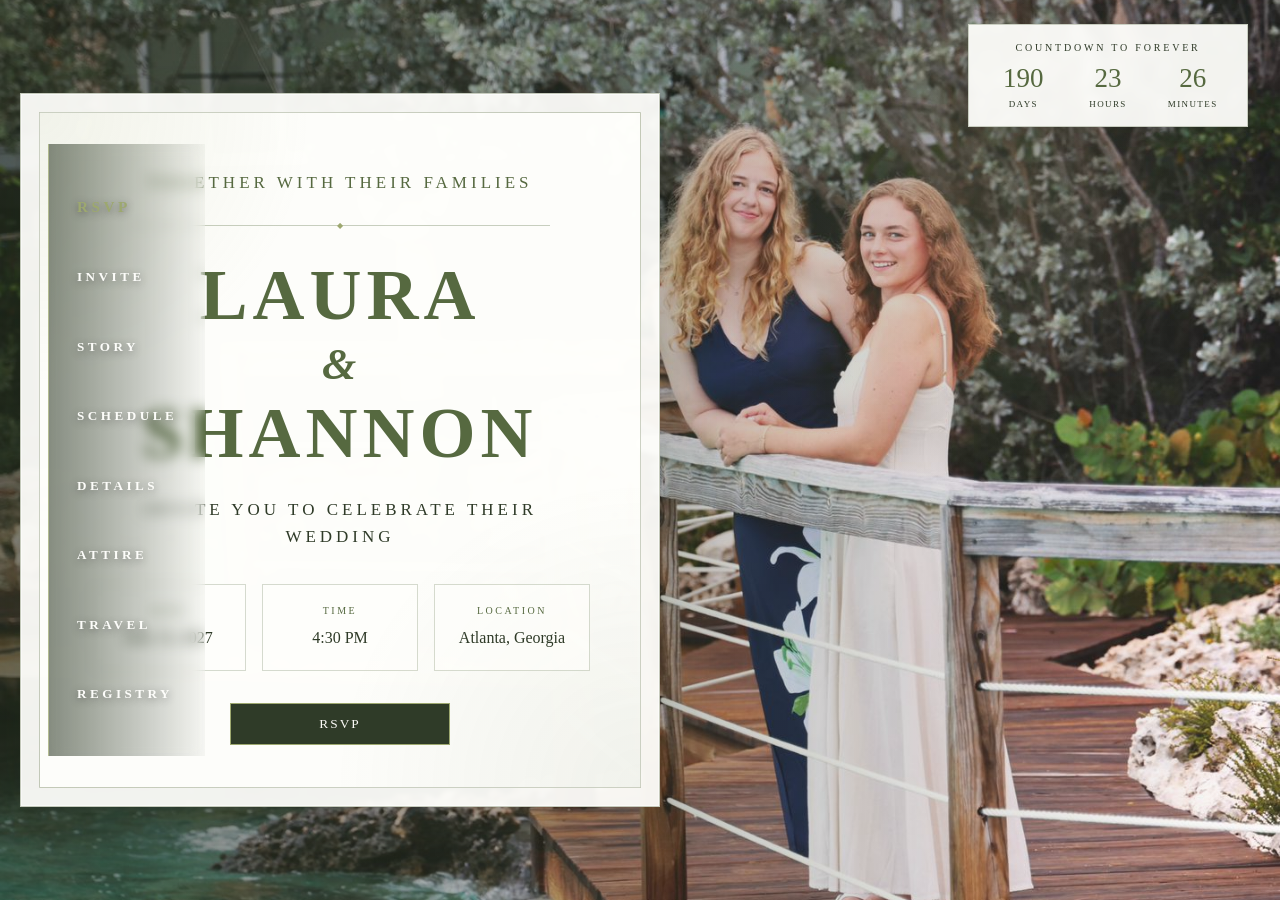
<file: index.html>
<!DOCTYPE html>
<html lang="en">
<head>
  <meta charset="UTF-8" />
  <meta name="viewport" content="width=device-width, initial-scale=1.0" />
  <title>Laura & Shannon Wedding</title>
  <link rel="stylesheet" href="style.css" />
</head>

<body class="invite-page">
  <div class="side-nav">
    <button id="openRsvpSide" type="button">RSVP</button>
    <a href="index.html">Invite</a>
    <a href="story.html">Story</a>
    <a href="schedule.html">Schedule</a>
    <a href="details.html">Details</a>
    <a href="attire.html">Attire</a>
    <a href="travel.html">Travel</a>
    <a href="registry.html">Registry</a>
  </div>

  <div id="weddingCountdown" class="countdown-corner" aria-label="Wedding countdown">
    <p class="countdown-label">Countdown to forever</p>
    <div class="countdown-grid">
      <div>
        <span id="countdownDays">000</span>
        <small>Days</small>
      </div>
      <div>
        <span id="countdownHours">00</span>
        <small>Hours</small>
      </div>
      <div>
        <span id="countdownMinutes">00</span>
        <small>Minutes</small>
      </div>
    </div>
  </div>

  <section class="landing invite-landing">
    <div class="invite-card botanical-card invite-card-refined">
      <div class="botanical-border invite-card-inner">
        <p class="invite-kicker">Together with their families</p>

        <div class="fancy-divider invite-divider"></div>

        <h1 class="invite-names">
          Laura
          <span>&</span>
          Shannon
        </h1>

        <p class="invite-subtitle">invite you to celebrate their wedding</p>

        <div class="invite-detail-row">
          <a href="schedule.html" class="invite-detail-pill">
            <small>Date</small>
            <strong>June 13, 2027</strong>
          </a>

          <a href="schedule.html" class="invite-detail-pill">
            <small>Time</small>
            <strong>4:30 PM</strong>
          </a>

          <a href="details.html" class="invite-detail-pill">
            <small>Location</small>
            <strong>Atlanta, Georgia</strong>
          </a>
        </div>

        <button id="openRsvp2" class="invite-rsvp-button" type="button">
          RSVP
        </button>
      </div>
    </div>
  </section>

  <div id="rsvpModal" class="modal hidden">
    <div class="modal-card rsvp-card">
      <button id="closeRsvp" class="close" type="button">×</button>

      <div class="rsvp-header">
        <p class="modal-subtitle">Kindly respond below</p>
        <h2>RSVP</h2>
        <div class="mini-divider"></div>
      </div>

      <div id="nameStep">
        <label for="guestName">Your Name</label>
        <input type="text" id="guestName" placeholder="First and last name">
        <button id="checkName" type="button">Continue</button>
        <p id="nameMessage"></p>
      </div>

      <form id="rsvpForm" class="hidden">
        <p id="welcomeGuest"></p>

        <label for="attending">Will you be attending?</label>
        <select id="attending" required>
          <option value="">Select one</option>
          <option value="yes">Yes, can’t wait!</option>
          <option value="no">No, unable to attend</option>
        </select>

        <div id="plusOneSection" class="hidden rsvp-panel-section">
          <label class="checkbox-label">
            <input type="checkbox" id="bringingPlusOne">
            I am bringing a plus one
          </label>

          <div id="plusOneNameField" class="hidden">
            <label for="plusOneName">Plus One Name</label>
            <input type="text" id="plusOneName" placeholder="Their full name">
          </div>
        </div>

        <div id="mealSection" class="hidden rsvp-panel-section">
          <label for="mealChoice">Your Dinner Selection</label>
          <select id="mealChoice">
            <option value="">Select one</option>
            <option value="short-ribs">Cabernet Braised Short Ribs</option>
            <option value="white-fish">Herb Marinated Local White Fish</option>
            <option value="blackened-chicken">Blackened Chicken</option>
            <option value="veggie-gnocchi">Brown Butter Cream Gnocchi</option>
          </select>

          <button type="button" class="menu-details-button" data-open-menu>
            See Full Dinner Options
          </button>

          <div id="plusOneMealField" class="hidden">
            <label for="plusOneMealChoice">Plus One Dinner Selection</label>
            <select id="plusOneMealChoice">
              <option value="">Select one</option>
              <option value="short-ribs">Cabernet Braised Short Ribs</option>
              <option value="white-fish">Herb Marinated Local White Fish</option>
              <option value="blackened-chicken">Blackened Chicken</option>
              <option value="veggie-gnocchi">Brown Butter Cream Gnocchi</option>
            </select>
          </div>
        </div>

        <div id="brideNoteSection" class="hidden rsvp-panel-section">
          <label for="brideNote">Send a note to the brides, optional</label>
          <textarea id="brideNote" placeholder="Leave us a note"></textarea>
        </div>

        <div id="reasonSection" class="hidden">
          <label for="reason">We're going to miss you, any message?</label>
          <textarea id="reason" placeholder="Optional"></textarea>
        </div>

        <button type="submit">Submit RSVP</button>
      </form>

      <div id="confirmation" class="hidden confirmation">
        <h3 id="confirmationTitle"></h3>
        <p id="confirmationMessage"></p>
        <button id="finishRsvp" type="button">Close</button>
      </div>
    </div>
  </div>

  <div id="menuModal" class="modal hidden">
    <div class="modal-card menu-modal-card">
      <button id="closeMenuDetails" class="close" type="button">×</button>

      <h2>Dinner Menu</h2>
      <p class="modal-subtitle">Full Dinner Options</p>

      <div class="meal-details">
        <p>
          <strong>Cabernet Braised Short Ribs</strong><br>
          Cabernet-braised short ribs served with roasted vegetables and a rich pan sauce.
        </p>

        <p>
          <strong>Herb Marinated Local White Fish</strong><br>
          Herb-marinated local white fish served with seasonal accompaniments.
        </p>

        <p>
          <strong>Blackened Chicken</strong><br>
          Blackened chicken served with a flavorful sauce and seasonal sides.
        </p>

        <p>
          <strong>Brown Butter Cream Gnocchi</strong><br>
          Brown butter cream gnocchi served as the vegetarian dinner option.
        </p>
      </div>
    </div>
  </div>

  <script src="script.js"></script>
</body>
</html>
</file>
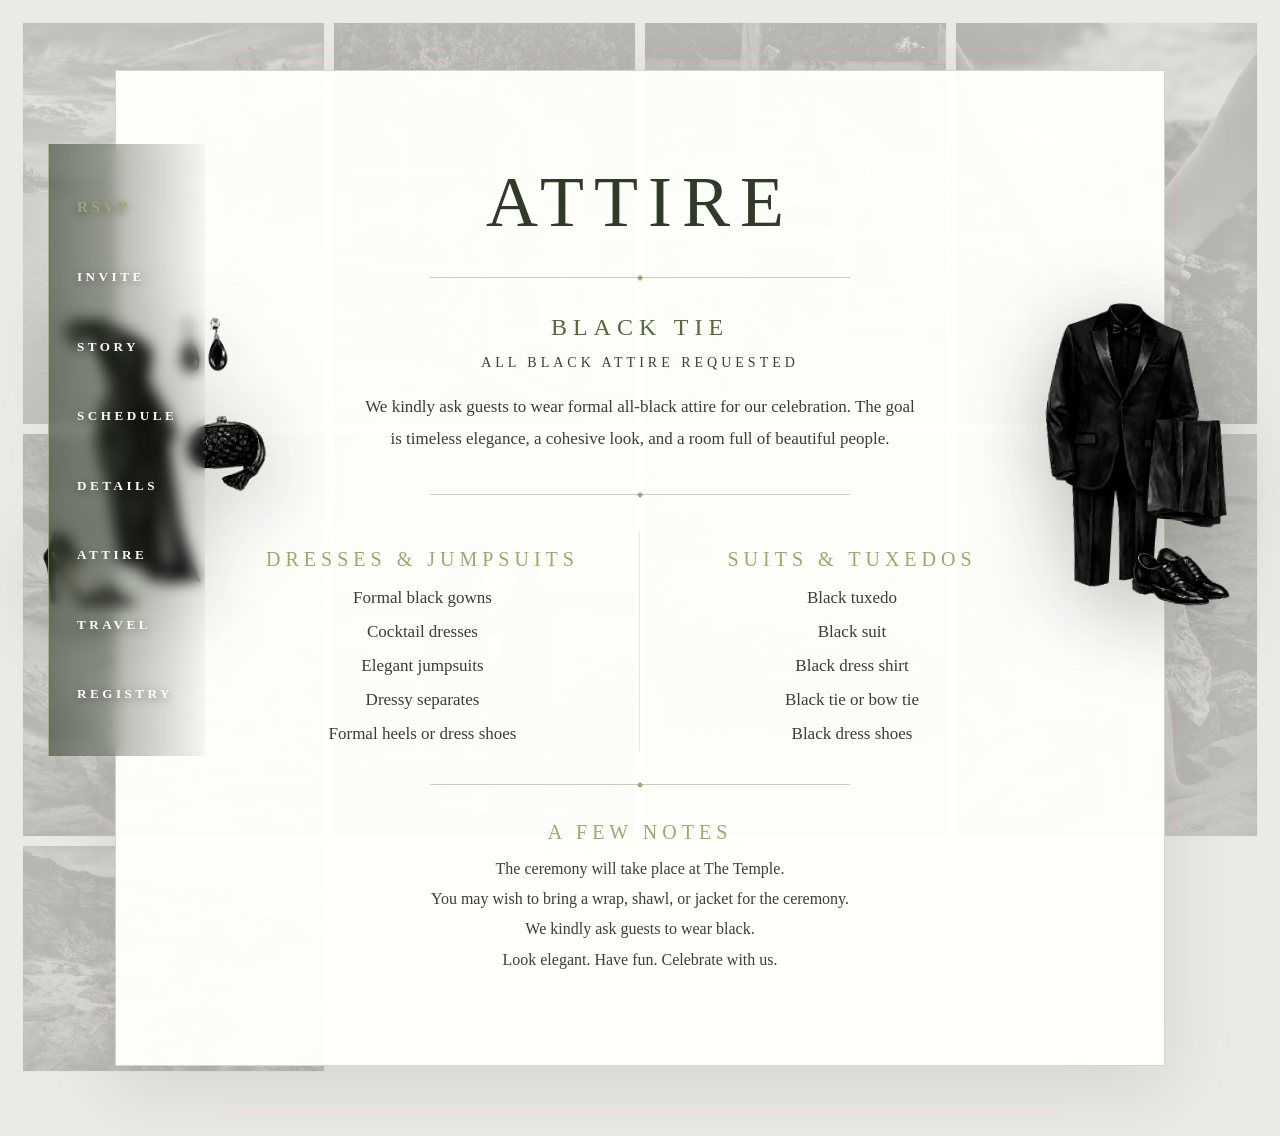
<file: attire.html>
<!DOCTYPE html>
<html lang="en">
<head>
  <meta charset="UTF-8">
  <meta name="viewport" content="width=device-width, initial-scale=1.0">
  <title>Attire | Laura & Shannon</title>
  <link rel="stylesheet" href="style.css">
</head>

<body class="attire-page">

<div class="attire-photo-grid">
<img src="images/attire1.png" class="attire-photo photo-1" alt="">
<img src="images/attire2.png" class="attire-photo photo-2" alt="">
<img src="images/attire3.png" class="attire-photo photo-3" alt="">
<img src="images/attire4.png" class="attire-photo photo-4" alt="">
<img src="images/attire5.png" class="attire-photo photo-5" alt="">
<img src="images/attire6.png" class="attire-photo photo-6" alt="">
<img src="images/attire7.png" class="attire-photo photo-7" alt="">
<img src="images/attire8.png" class="attire-photo photo-8" alt="">
<img src="images/attire9.png" class="attire-photo photo-9" alt="">
</div>
  <div class="side-nav">
    <button id="openRsvpSide" type="button">RSVP</button>
    <a href="index.html">Invite</a>
    <a href="story.html">Story</a>
    <a href="schedule.html">Schedule</a>
    <a href="details.html">Details</a>
    <a href="attire.html">Attire</a>
    <a href="travel.html">Travel</a>
    <a href="registry.html">Registry</a>
  </div>

  <main class="attire-wrap">
  <section class="attire-panel">

    <div class="attire-hero-layout">

      <img src="images/dress-woman.png"
           class="attire-model attire-model-left"
           alt="Women's black attire illustration">

      <div class="attire-heading">
        <h1>Attire</h1>

        <div class="fancy-divider"></div>

        <p class="dress-code">Black Tie</p>
        <p class="dress-subtitle">All Black Attire Requested</p>

        <p class="attire-intro">
          We kindly ask guests to wear formal all-black attire for our celebration.
          The goal is timeless elegance, a cohesive look, and a room full of beautiful people.
        </p>
      </div>

      <img src="images/dress-man.png"
           class="attire-model attire-model-right"
           alt="Men's black attire illustration">

    </div>

    <div class="fancy-divider"></div>

    <section class="attire-guidelines">
      <div class="attire-column">
        <h2>Dresses & Jumpsuits</h2>
        <ul>
          <li>Formal black gowns</li>
          <li>Cocktail dresses</li>
          <li>Elegant jumpsuits</li>
          <li>Dressy separates</li>
          <li>Formal heels or dress shoes</li>
        </ul>
      </div>

      <div class="attire-column">
        <h2>Suits & Tuxedos</h2>
        <ul>
          <li>Black tuxedo </li>
          <li>Black suit </li>
          <li>Black dress shirt</li>
          <li>Black tie or bow tie</li>
          <li>Black dress shoes</li>
        </ul>
      </div>
    </section>

    <div class="fancy-divider"></div>

    <section class="attire-notes">
      <h2>A Few Notes</h2>
      <p>The ceremony will take place at The Temple.</p>
      <p>You may wish to bring a wrap, shawl, or jacket for the ceremony.</p>
      <p>We kindly ask guests to wear black.</p>
      <p>Look elegant. Have fun. Celebrate with us.</p>
    </section>

  </section>
</main>
  <div id="rsvpModal" class="modal hidden">
    <div class="modal-card rsvp-card">
      <button id="closeRsvp" class="close" type="button">×</button>

      <div class="rsvp-header">
        <p class="modal-subtitle">Kindly respond below</p>
        <h2>RSVP</h2>
        <div class="mini-divider"></div>
      </div>

      <div id="nameStep">
        <label for="guestName">Your Name</label>
        <input type="text" id="guestName" placeholder="First and last name">
        <button id="checkName" type="button">Continue</button>
        <p id="nameMessage"></p>
      </div>

      <form id="rsvpForm" class="hidden">
        <p id="welcomeGuest"></p>

        <label for="attending">Will you be attending?</label>
        <select id="attending" required>
          <option value="">Select one</option>
          <option value="yes">Yes, can’t wait!</option>
          <option value="no">No, unable to attend</option>
        </select>

        <div id="plusOneSection" class="hidden rsvp-panel-section">
          <label class="checkbox-label">
            <input type="checkbox" id="bringingPlusOne">
            I am bringing a plus one
          </label>

          <div id="plusOneNameField" class="hidden">
            <label for="plusOneName">Plus One Name</label>
            <input type="text" id="plusOneName" placeholder="Their full name">
          </div>
        </div>

        <div id="mealSection" class="hidden rsvp-panel-section">
          <label for="mealChoice">Your Dinner Selection</label>
          <select id="mealChoice">
            <option value="">Select one</option>
            <option value="short-ribs">Cabernet Braised Short Ribs</option>
            <option value="white-fish">Herb Marinated Local White Fish</option>
            <option value="blackened-chicken">Blackened Chicken</option>
            <option value="veggie-gnocchi">Brown Butter Cream Gnocchi</option>
          </select>

          <button type="button" class="menu-details-button" data-open-menu>
            See Full Dinner Options
          </button>

          <div id="plusOneMealField" class="hidden">
            <label for="plusOneMealChoice">Plus One Dinner Selection</label>
            <select id="plusOneMealChoice">
              <option value="">Select one</option>
              <option value="short-ribs">Cabernet Braised Short Ribs</option>
              <option value="white-fish">Herb Marinated Local White Fish</option>
              <option value="blackened-chicken">Blackened Chicken</option>
              <option value="veggie-gnocchi">Brown Butter Cream Gnocchi</option>
            </select>
          </div>
        </div>

        <div id="brideNoteSection" class="hidden rsvp-panel-section">
          <label for="brideNote">Send a note to the brides, optional</label>
          <textarea id="brideNote" placeholder="Leave us a note"></textarea>
        </div>

        <div id="reasonSection" class="hidden">
          <label for="reason">We're going to miss you, any message?</label>
          <textarea id="reason" placeholder="Optional"></textarea>
        </div>

        <button type="submit">Submit RSVP</button>
      </form>

      <div id="confirmation" class="hidden confirmation">
        <h3 id="confirmationTitle"></h3>
        <p id="confirmationMessage"></p>
        <button id="finishRsvp" type="button">Close</button>
      </div>
    </div>
  </div>

  <div id="menuModal" class="modal hidden">
    <div class="modal-card menu-modal-card">
      <button id="closeMenuDetails" class="close" type="button">×</button>

      <h2>Dinner Menu</h2>
      <p class="modal-subtitle">Full Dinner Options</p>

      <div class="meal-details">
        <p>
          <strong>Cabernet Braised Short Ribs</strong><br>
          Cabernet-braised short ribs served with roasted vegetables and a rich pan sauce.
        </p>

        <p>
          <strong>Herb Marinated Local White Fish</strong><br>
          Herb-marinated local white fish served with seasonal accompaniments.
        </p>

        <p>
          <strong>Blackened Chicken</strong><br>
          Blackened chicken served with a flavorful sauce and seasonal sides.
        </p>

        <p>
          <strong>Brown Butter Cream Gnocchi</strong><br>
          Brown butter cream gnocchi served as the vegetarian dinner option.
        </p>
      </div>
    </div>
  </div>

  <script src="script.js"></script>
</body>
</html>
</file>
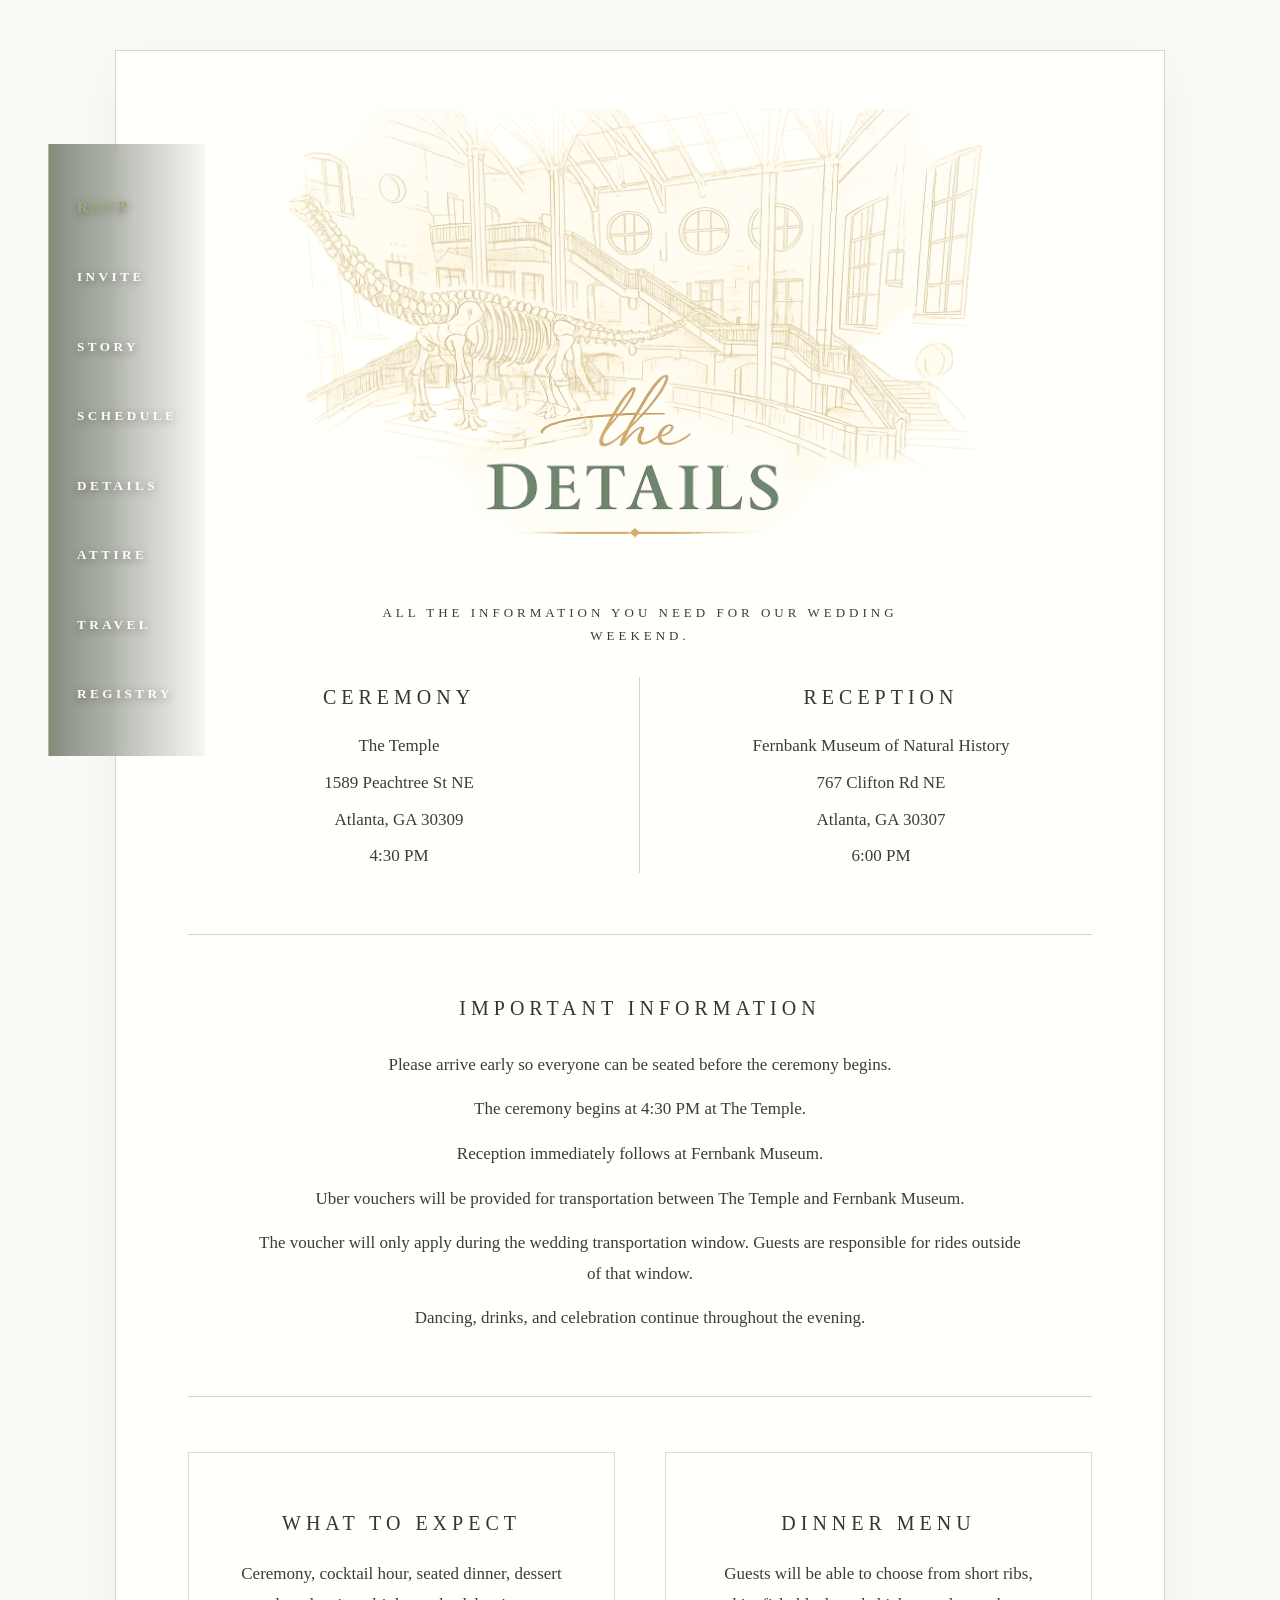
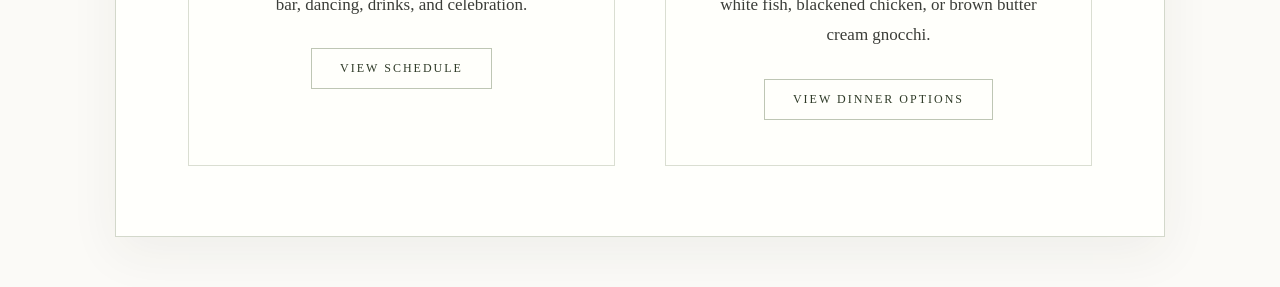
<file: details.html>
<!DOCTYPE html>
<html lang="en">
<head>
  <meta charset="UTF-8">
  <meta name="viewport" content="width=device-width, initial-scale=1.0">
  <title>Details | Laura & Shannon</title>
  <link rel="stylesheet" href="style.css">
</head>

<body class="details-page">

  <div class="side-nav">
    <button id="openRsvpSide" type="button">RSVP</button>
    <a href="index.html">Invite</a>
    <a href="story.html">Story</a>
    <a href="schedule.html">Schedule</a>
    <a href="details.html">Details</a>
    <a href="attire.html">Attire</a>
    <a href="travel.html">Travel</a>
    <a href="registry.html">Registry</a>
  </div>

  <main class="details-wrap">
    <section class="details-card">

      <div class="details-sketch">
        <img src="images/fernbank-outline.png" alt="Fernbank Museum outline">
      </div>

      <p class="details-intro">
        All the information you need for our wedding weekend.
      </p>

      <section class="venue-grid">

        <div class="venue-block">
          <h2>Ceremony</h2>
          <p>The Temple</p>
          <p>1589 Peachtree St NE</p>
          <p>Atlanta, GA 30309</p>
          <p>4:30 PM</p>
        </div>

        <div class="venue-block">
          <h2>Reception</h2>
          <p>Fernbank Museum of Natural History</p>
          <p>767 Clifton Rd NE</p>
          <p>Atlanta, GA 30307</p>
          <p>6:00 PM</p>
        </div>

      </section>

      <section class="important-banner">

        <h2>Important Information</h2>

        <ul>
          <li>Please arrive early so everyone can be seated before the ceremony begins.</li>
          <li>The ceremony begins at 4:30 PM at The Temple.</li>
          <li>Reception immediately follows at Fernbank Museum.</li>
          <li>Uber vouchers will be provided for transportation between The Temple and Fernbank Museum.</li>
          <li>The voucher will only apply during the wedding transportation window. Guests are responsible for rides outside of that window.</li>
          <li>Dancing, drinks, and celebration continue throughout the evening.</li>
        </ul>

      </section>

      <section class="info-boxes">

        <div class="info-box">
          <h2>What To Expect</h2>

          <p>
            Ceremony, cocktail hour, seated dinner, dessert bar, dancing,
            drinks, and celebration.
          </p>

          <a href="schedule.html" class="outline-button">
            View Schedule
          </a>
        </div>

        <div class="info-box dinner-menu-box">
          <h2>Dinner Menu</h2>

          <p>
            Guests will be able to choose from short ribs, white fish,
            blackened chicken, or brown butter cream gnocchi.
          </p>

          <button type="button" class="outline-button as-button" data-open-menu>
            View Dinner Options
          </button>
        </div>

      </section>

    </section>
  </main>

  <div id="rsvpModal" class="modal hidden">
    <div class="modal-card rsvp-card">
      <button id="closeRsvp" class="close" type="button">×</button>

      <div class="rsvp-header">
        <p class="modal-subtitle">Kindly respond below</p>
        <h2>RSVP</h2>
        <div class="mini-divider"></div>
      </div>

      <div id="nameStep">
        <label for="guestName">Your Name</label>
        <input type="text" id="guestName" placeholder="First and last name">
        <button id="checkName" type="button">Continue</button>
        <p id="nameMessage"></p>
      </div>

      <form id="rsvpForm" class="hidden">
        <p id="welcomeGuest"></p>

        <label for="attending">Will you be attending?</label>
        <select id="attending" required>
          <option value="">Select one</option>
          <option value="yes">Yes, can’t wait!</option>
          <option value="no">No, unable to attend</option>
        </select>

        <div id="plusOneSection" class="hidden rsvp-panel-section">
          <label class="checkbox-label">
            <input type="checkbox" id="bringingPlusOne">
            I am bringing a plus one
          </label>

          <div id="plusOneNameField" class="hidden">
            <label for="plusOneName">Plus One Name</label>
            <input type="text" id="plusOneName" placeholder="Their full name">
          </div>
        </div>

        <div id="mealSection" class="hidden rsvp-panel-section">
          <label for="mealChoice">Your Dinner Selection</label>
          <select id="mealChoice">
            <option value="">Select one</option>
            <option value="short-ribs">Cabernet Braised Short Ribs</option>
            <option value="white-fish">Herb Marinated Local White Fish</option>
            <option value="blackened-chicken">Blackened Chicken</option>
            <option value="veggie-gnocchi">Brown Butter Cream Gnocchi</option>
          </select>

          <button type="button" class="menu-details-button" data-open-menu>
            See Full Dinner Options
          </button>

          <div id="plusOneMealField" class="hidden">
            <label for="plusOneMealChoice">Plus One Dinner Selection</label>
            <select id="plusOneMealChoice">
              <option value="">Select one</option>
              <option value="short-ribs">Cabernet Braised Short Ribs</option>
              <option value="white-fish">Herb Marinated Local White Fish</option>
              <option value="blackened-chicken">Blackened Chicken</option>
              <option value="veggie-gnocchi">Brown Butter Cream Gnocchi</option>
            </select>
          </div>
        </div>

        <div id="brideNoteSection" class="hidden rsvp-panel-section">
          <label for="brideNote">Send a note to the brides, optional</label>
          <textarea id="brideNote" placeholder="Leave us a note"></textarea>
        </div>

        <div id="reasonSection" class="hidden">
          <label for="reason">We're going to miss you, any message?</label>
          <textarea id="reason" placeholder="Optional"></textarea>
        </div>

        <button type="submit">Submit RSVP</button>
      </form>

      <div id="confirmation" class="hidden confirmation">
        <h3 id="confirmationTitle"></h3>
        <p id="confirmationMessage"></p>
        <button id="finishRsvp" type="button">Close</button>
      </div>
    </div>
  </div>

  <div id="menuModal" class="modal hidden">
    <div class="modal-card menu-modal-card">
      <button id="closeMenuDetails" class="close" type="button">×</button>

      <h2>Dinner Menu</h2>
      <p class="modal-subtitle">Full Dinner Options</p>

      <div class="meal-details">
        <p>
          <strong>Cabernet Braised Short Ribs</strong><br>
          Cabernet-braised short ribs served with roasted vegetables and a rich pan sauce.
        </p>

        <p>
          <strong>Herb Marinated Local White Fish</strong><br>
          Herb-marinated local white fish served with seasonal accompaniments.
        </p>

        <p>
          <strong>Blackened Chicken</strong><br>
          Blackened chicken served with a flavorful sauce and seasonal sides.
        </p>

        <p>
          <strong>Brown Butter Cream Gnocchi</strong><br>
          Brown butter cream gnocchi served as the vegetarian dinner option.
        </p>
      </div>
    </div>
  </div>

  <script src="script.js"></script>
</body>
</html>
</file>
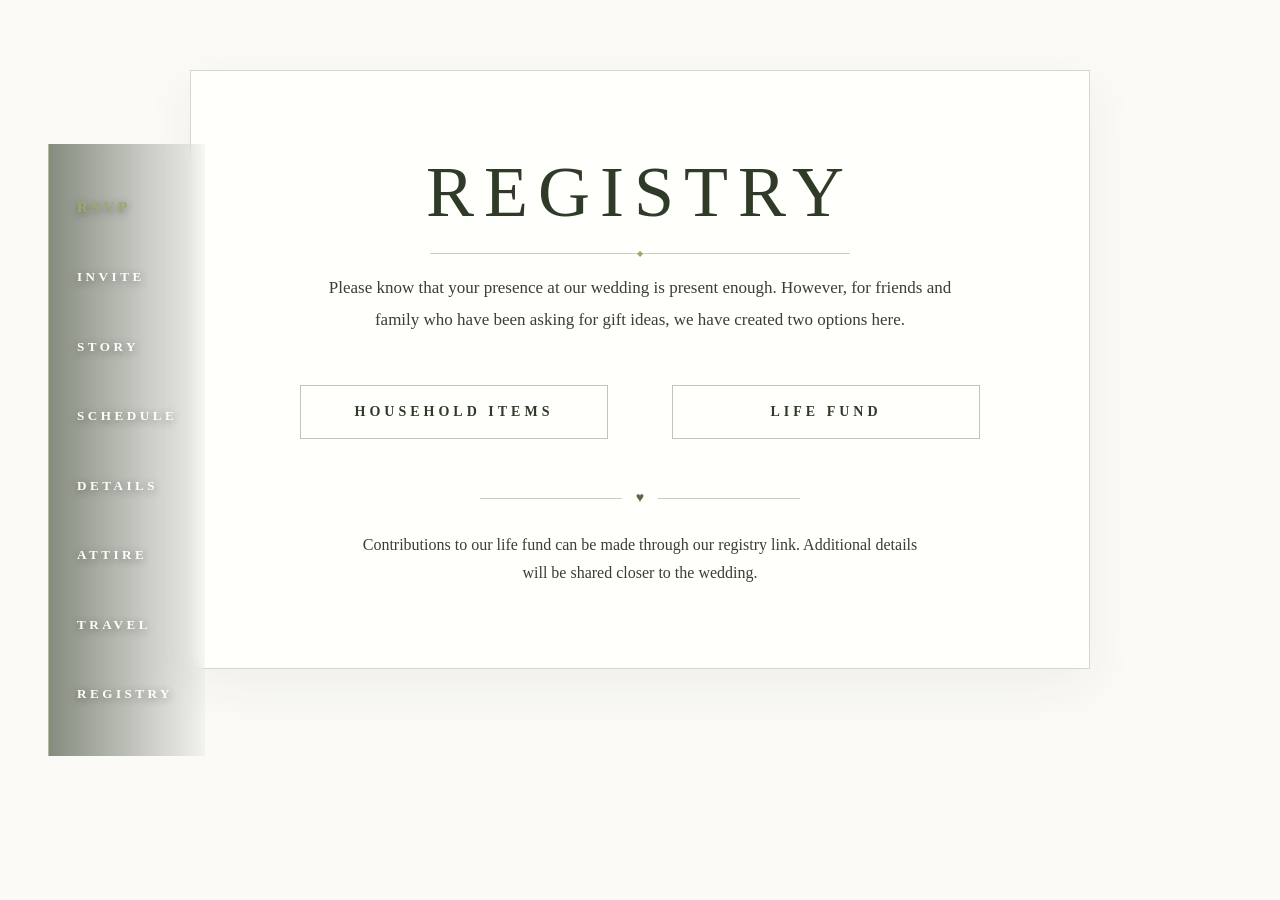
<file: registry.html>
<!DOCTYPE html>
<html lang="en">
<head>
  <meta charset="UTF-8">
  <meta name="viewport" content="width=device-width, initial-scale=1.0">
  <title>Registry | Laura & Shannon</title>
  <link rel="stylesheet" href="style.css">
</head>

<body class="registry-page">
  <div class="side-nav">
    <button id="openRsvpSide" type="button">RSVP</button>
    <a href="index.html">Invite</a>
    <a href="story.html">Story</a>
    <a href="schedule.html">Schedule</a>
    <a href="details.html">Details</a>
    <a href="attire.html">Attire</a>
    <a href="travel.html">Travel</a>
    <a href="registry.html">Registry</a>
  </div>

  <main class="registry-wrap">
    <section class="registry-card">

      <h1>Registry</h1>

      <div class="fancy-divider"></div>

      <p class="registry-intro">
        Please know that your presence at our wedding is present enough.
        However, for friends and family who have been asking for gift ideas,
        we have created two options here.
      </p>

      <div class="registry-buttons">
        <a href="https://www.williams-sonoma.com/registry/97gqjb92b5/registry-list.html" target="_blank" class="registry-button">
          Household Items
        </a>

        <a href="#" target="_blank" class="registry-button">
          Life Fund
        </a>
      </div>

      <div class="registry-note-divider"></div>

      <p class="registry-note">
        Contributions to our life fund can be made through our registry link.
        Additional details will be shared closer to the wedding.
      </p>

    </section>
  </main>
  <div id="rsvpModal" class="modal hidden">
    <div class="modal-card rsvp-card">
      <button id="closeRsvp" class="close" type="button">×</button>

      <div class="rsvp-header">
        <p class="modal-subtitle">Kindly respond below</p>
        <h2>RSVP</h2>
        <div class="mini-divider"></div>
      </div>

      <div id="nameStep">
        <label for="guestName">Your Name</label>
        <input type="text" id="guestName" placeholder="First and last name">
        <button id="checkName" type="button">Continue</button>
        <p id="nameMessage"></p>
      </div>

      <form id="rsvpForm" class="hidden">
        <p id="welcomeGuest"></p>

        <label for="attending">Will you be attending?</label>
        <select id="attending" required>
          <option value="">Select one</option>
          <option value="yes">Yes, can’t wait!</option>
          <option value="no">No, unable to attend</option>
        </select>

        <div id="plusOneSection" class="hidden rsvp-panel-section">
          <label class="checkbox-label">
            <input type="checkbox" id="bringingPlusOne">
            I am bringing a plus one
          </label>

          <div id="plusOneNameField" class="hidden">
            <label for="plusOneName">Plus One Name</label>
            <input type="text" id="plusOneName" placeholder="Their full name">
          </div>
        </div>

        <div id="mealSection" class="hidden rsvp-panel-section">
          <label for="mealChoice">Your Dinner Selection</label>
          <select id="mealChoice">
            <option value="">Select one</option>
            <option value="short-ribs">Cabernet Braised Short Ribs</option>
            <option value="white-fish">Herb Marinated Local White Fish</option>
            <option value="blackened-chicken">Blackened Chicken</option>
            <option value="veggie-gnocchi">Brown Butter Cream Gnocchi</option>
          </select>

          <button type="button" class="menu-details-button" data-open-menu>
            See Full Dinner Options
          </button>

          <div id="plusOneMealField" class="hidden">
            <label for="plusOneMealChoice">Plus One Dinner Selection</label>
            <select id="plusOneMealChoice">
              <option value="">Select one</option>
              <option value="short-ribs">Cabernet Braised Short Ribs</option>
              <option value="white-fish">Herb Marinated Local White Fish</option>
              <option value="blackened-chicken">Blackened Chicken</option>
              <option value="veggie-gnocchi">Brown Butter Cream Gnocchi</option>
            </select>
          </div>
        </div>

        <div id="brideNoteSection" class="hidden rsvp-panel-section">
          <label for="brideNote">Send a note to the brides, optional</label>
          <textarea id="brideNote" placeholder="Leave us a note"></textarea>
        </div>

        <div id="reasonSection" class="hidden">
          <label for="reason">We're going to miss you, any message?</label>
          <textarea id="reason" placeholder="Optional"></textarea>
        </div>

        <button type="submit">Submit RSVP</button>
      </form>

      <div id="confirmation" class="hidden confirmation">
        <h3 id="confirmationTitle"></h3>
        <p id="confirmationMessage"></p>
        <button id="finishRsvp" type="button">Close</button>
      </div>
    </div>
  </div>

  <div id="menuModal" class="modal hidden">
    <div class="modal-card menu-modal-card">
      <button id="closeMenuDetails" class="close" type="button">×</button>

      <h2>Dinner Menu</h2>
      <p class="modal-subtitle">Full Dinner Options</p>

      <div class="meal-details">
        <p>
          <strong>Cabernet Braised Short Ribs</strong><br>
          Cabernet-braised short ribs served with roasted vegetables and a rich pan sauce.
        </p>

        <p>
          <strong>Herb Marinated Local White Fish</strong><br>
          Herb-marinated local white fish served with seasonal accompaniments.
        </p>

        <p>
          <strong>Blackened Chicken</strong><br>
          Blackened chicken served with a flavorful sauce and seasonal sides.
        </p>

        <p>
          <strong>Brown Butter Cream Gnocchi</strong><br>
          Brown butter cream gnocchi served as the vegetarian dinner option.
        </p>
      </div>
    </div>
  </div>

  <script src="script.js"></script>
</body>
</html>
</file>
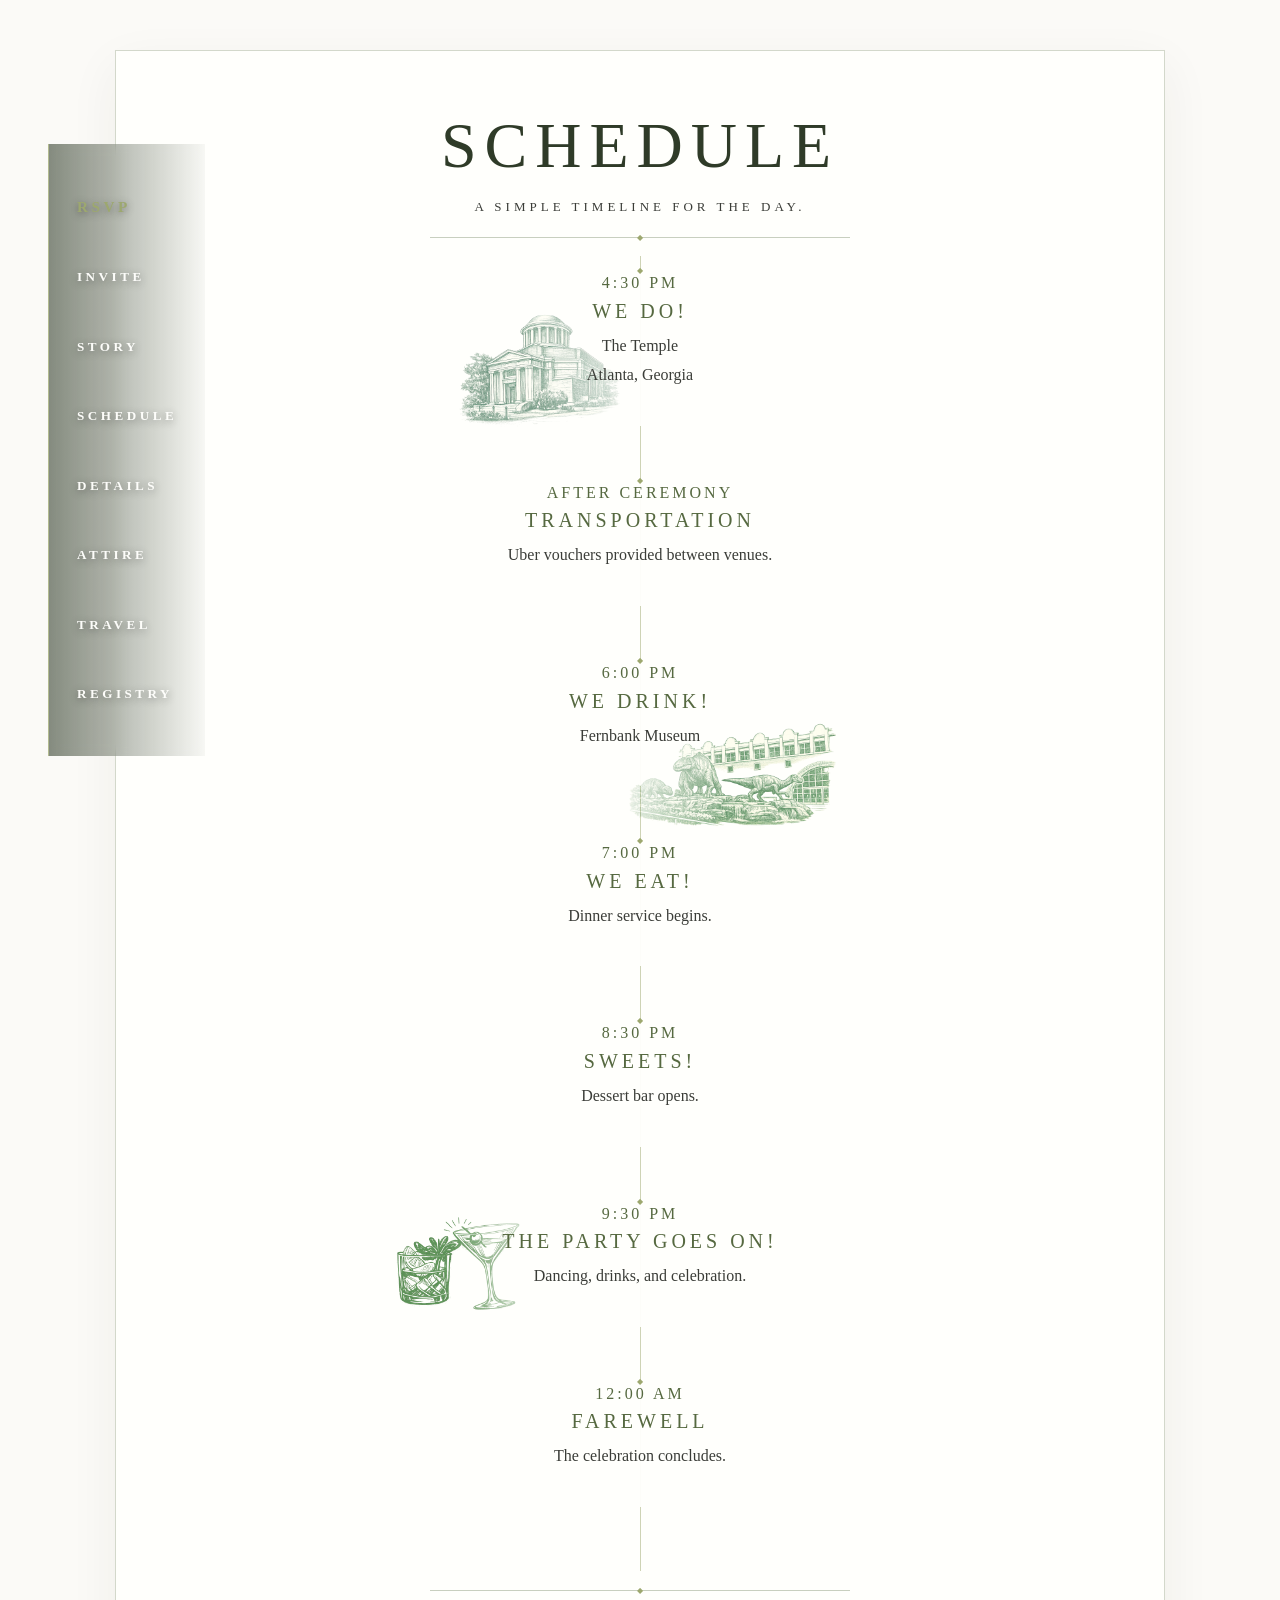
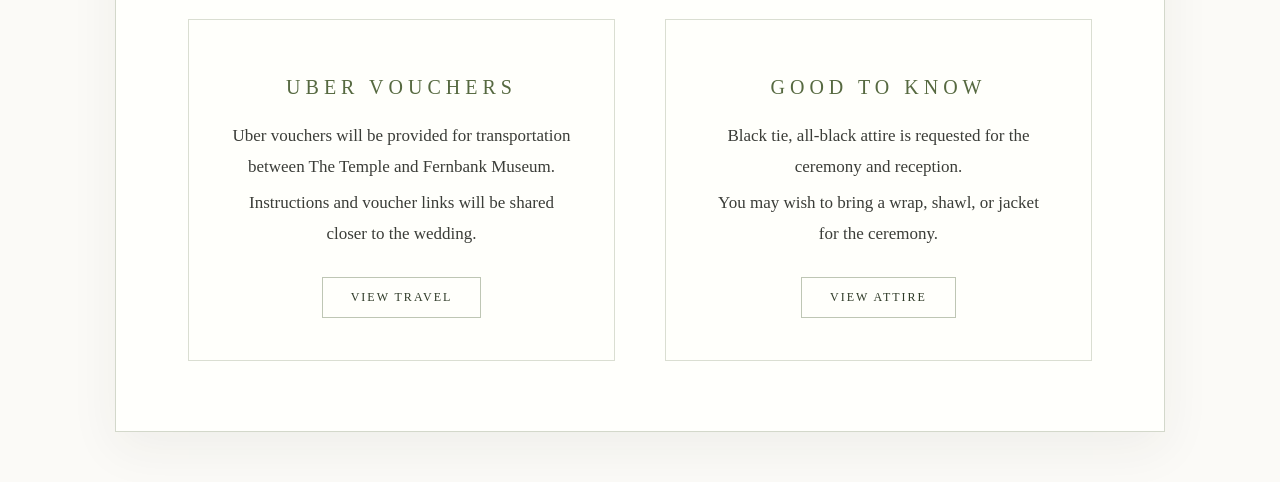
<file: schedule.html>
<!DOCTYPE html>
<html lang="en">
<head>
  <meta charset="UTF-8">
  <meta name="viewport" content="width=device-width, initial-scale=1.0">
  <title>Schedule | Laura & Shannon</title>
  <link rel="stylesheet" href="style.css">
</head>

<body class="schedule-page">
  <div class="side-nav">
    <button id="openRsvpSide" type="button">RSVP</button>
    <a href="index.html">Invite</a>
    <a href="story.html">Story</a>
    <a href="schedule.html">Schedule</a>
    <a href="details.html">Details</a>
    <a href="attire.html">Attire</a>
    <a href="travel.html">Travel</a>
    <a href="registry.html">Registry</a>
  </div>

  <main class="schedule-wrap">
    <section class="schedule-card">

      <div class="schedule-header">
        <h1>Schedule</h1>
        <p>A simple timeline for the day.</p>
      </div>

      <div class="fancy-divider"></div>

<section class="timeline simple-timeline">

<div class="schedule-event with-art art-right">
  <img class="event-art temple-art" src="images/temple_exterior.png" alt="">
  <p class="timeline-time">4:30 PM</p>
  <h2>We Do!</h2>
  <p>The Temple</p>
  <p>Atlanta, Georgia</p>
</div>

  <div class="schedule-event">
    <p class="timeline-time">After Ceremony</p>
    <h2>Transportation</h2>
    <p>Uber vouchers provided between venues.</p>
  </div>

<div class="schedule-event">
  <img class="event-art fernbank-art" src="images/fernbank_front.png" alt="">
  <p class="timeline-time">6:00 PM</p>
  <h2>We Drink!</h2>
  <p>Fernbank Museum</p>
</div>

  <div class="schedule-event">
    <p class="timeline-time">7:00 PM</p>
    <h2>We Eat!</h2>
    <p>Dinner service begins.</p>
  </div>

  <div class="schedule-event">
    <p class="timeline-time">8:30 PM</p>
    <h2>Sweets!</h2>
    <p>Dessert bar opens.</p>
  </div>

<div class="schedule-event">
  <img class="event-art drinks-art" src="images/drinks.png" alt="">
  <p class="timeline-time">9:30 PM</p>
  <h2>The party goes on!</h2>
  <p>Dancing, drinks, and celebration.</p>
</div>

  <div class="schedule-event">
    <p class="timeline-time">12:00 AM</p>
    <h2>Farewell</h2>
    <p>The celebration concludes.</p>
  </div>

</section>
      <div class="fancy-divider"></div>

      <section class="schedule-info-grid">

  <div class="schedule-info-box">
    <h2>Uber Vouchers</h2>
    <p>
      Uber vouchers will be provided for transportation between
      The Temple and Fernbank Museum.
    </p>
    <p>
      Instructions and voucher links will be shared closer to the wedding.
    </p>
    <a href="travel.html" class="outline-button">View Travel</a>
  </div>

  <div class="schedule-info-box">
    <h2>Good To Know</h2>
    <p>
      Black tie, all-black attire is requested for the ceremony and reception.
    </p>
    <p>
      You may wish to bring a wrap, shawl, or jacket for the ceremony.
    </p>
    <a href="attire.html" class="outline-button">View Attire</a>
  </div>

</section>

    </section>
  </main>
  <div id="rsvpModal" class="modal hidden">
    <div class="modal-card rsvp-card">
      <button id="closeRsvp" class="close" type="button">×</button>

      <div class="rsvp-header">
        <p class="modal-subtitle">Kindly respond below</p>
        <h2>RSVP</h2>
        <div class="mini-divider"></div>
      </div>

      <div id="nameStep">
        <label for="guestName">Your Name</label>
        <input type="text" id="guestName" placeholder="First and last name">
        <button id="checkName" type="button">Continue</button>
        <p id="nameMessage"></p>
      </div>

      <form id="rsvpForm" class="hidden">
        <p id="welcomeGuest"></p>

        <label for="attending">Will you be attending?</label>
        <select id="attending" required>
          <option value="">Select one</option>
          <option value="yes">Yes, can’t wait!</option>
          <option value="no">No, unable to attend</option>
        </select>

        <div id="plusOneSection" class="hidden rsvp-panel-section">
          <label class="checkbox-label">
            <input type="checkbox" id="bringingPlusOne">
            I am bringing a plus one
          </label>

          <div id="plusOneNameField" class="hidden">
            <label for="plusOneName">Plus One Name</label>
            <input type="text" id="plusOneName" placeholder="Their full name">
          </div>
        </div>

        <div id="mealSection" class="hidden rsvp-panel-section">
          <label for="mealChoice">Your Dinner Selection</label>
          <select id="mealChoice">
            <option value="">Select one</option>
            <option value="short-ribs">Cabernet Braised Short Ribs</option>
            <option value="white-fish">Herb Marinated Local White Fish</option>
            <option value="blackened-chicken">Blackened Chicken</option>
            <option value="veggie-gnocchi">Brown Butter Cream Gnocchi</option>
          </select>

          <button type="button" class="menu-details-button" data-open-menu>
            See Full Dinner Options
          </button>

          <div id="plusOneMealField" class="hidden">
            <label for="plusOneMealChoice">Plus One Dinner Selection</label>
            <select id="plusOneMealChoice">
              <option value="">Select one</option>
              <option value="short-ribs">Cabernet Braised Short Ribs</option>
              <option value="white-fish">Herb Marinated Local White Fish</option>
              <option value="blackened-chicken">Blackened Chicken</option>
              <option value="veggie-gnocchi">Brown Butter Cream Gnocchi</option>
            </select>
          </div>
        </div>

        <div id="brideNoteSection" class="hidden rsvp-panel-section">
          <label for="brideNote">Send a note to the brides, optional</label>
          <textarea id="brideNote" placeholder="Leave us a note"></textarea>
        </div>

        <div id="reasonSection" class="hidden">
          <label for="reason">We're going to miss you, any message?</label>
          <textarea id="reason" placeholder="Optional"></textarea>
        </div>

        <button type="submit">Submit RSVP</button>
      </form>

      <div id="confirmation" class="hidden confirmation">
        <h3 id="confirmationTitle"></h3>
        <p id="confirmationMessage"></p>
        <button id="finishRsvp" type="button">Close</button>
      </div>
    </div>
  </div>

  <div id="menuModal" class="modal hidden">
    <div class="modal-card menu-modal-card">
      <button id="closeMenuDetails" class="close" type="button">×</button>

      <h2>Dinner Menu</h2>
      <p class="modal-subtitle">Full Dinner Options</p>

      <div class="meal-details">
        <p>
          <strong>Cabernet Braised Short Ribs</strong><br>
          Cabernet-braised short ribs served with roasted vegetables and a rich pan sauce.
        </p>

        <p>
          <strong>Herb Marinated Local White Fish</strong><br>
          Herb-marinated local white fish served with seasonal accompaniments.
        </p>

        <p>
          <strong>Blackened Chicken</strong><br>
          Blackened chicken served with a flavorful sauce and seasonal sides.
        </p>

        <p>
          <strong>Brown Butter Cream Gnocchi</strong><br>
          Brown butter cream gnocchi served as the vegetarian dinner option.
        </p>
      </div>
    </div>
  </div>

  <script src="script.js"></script>
</body>
</html>
</file>
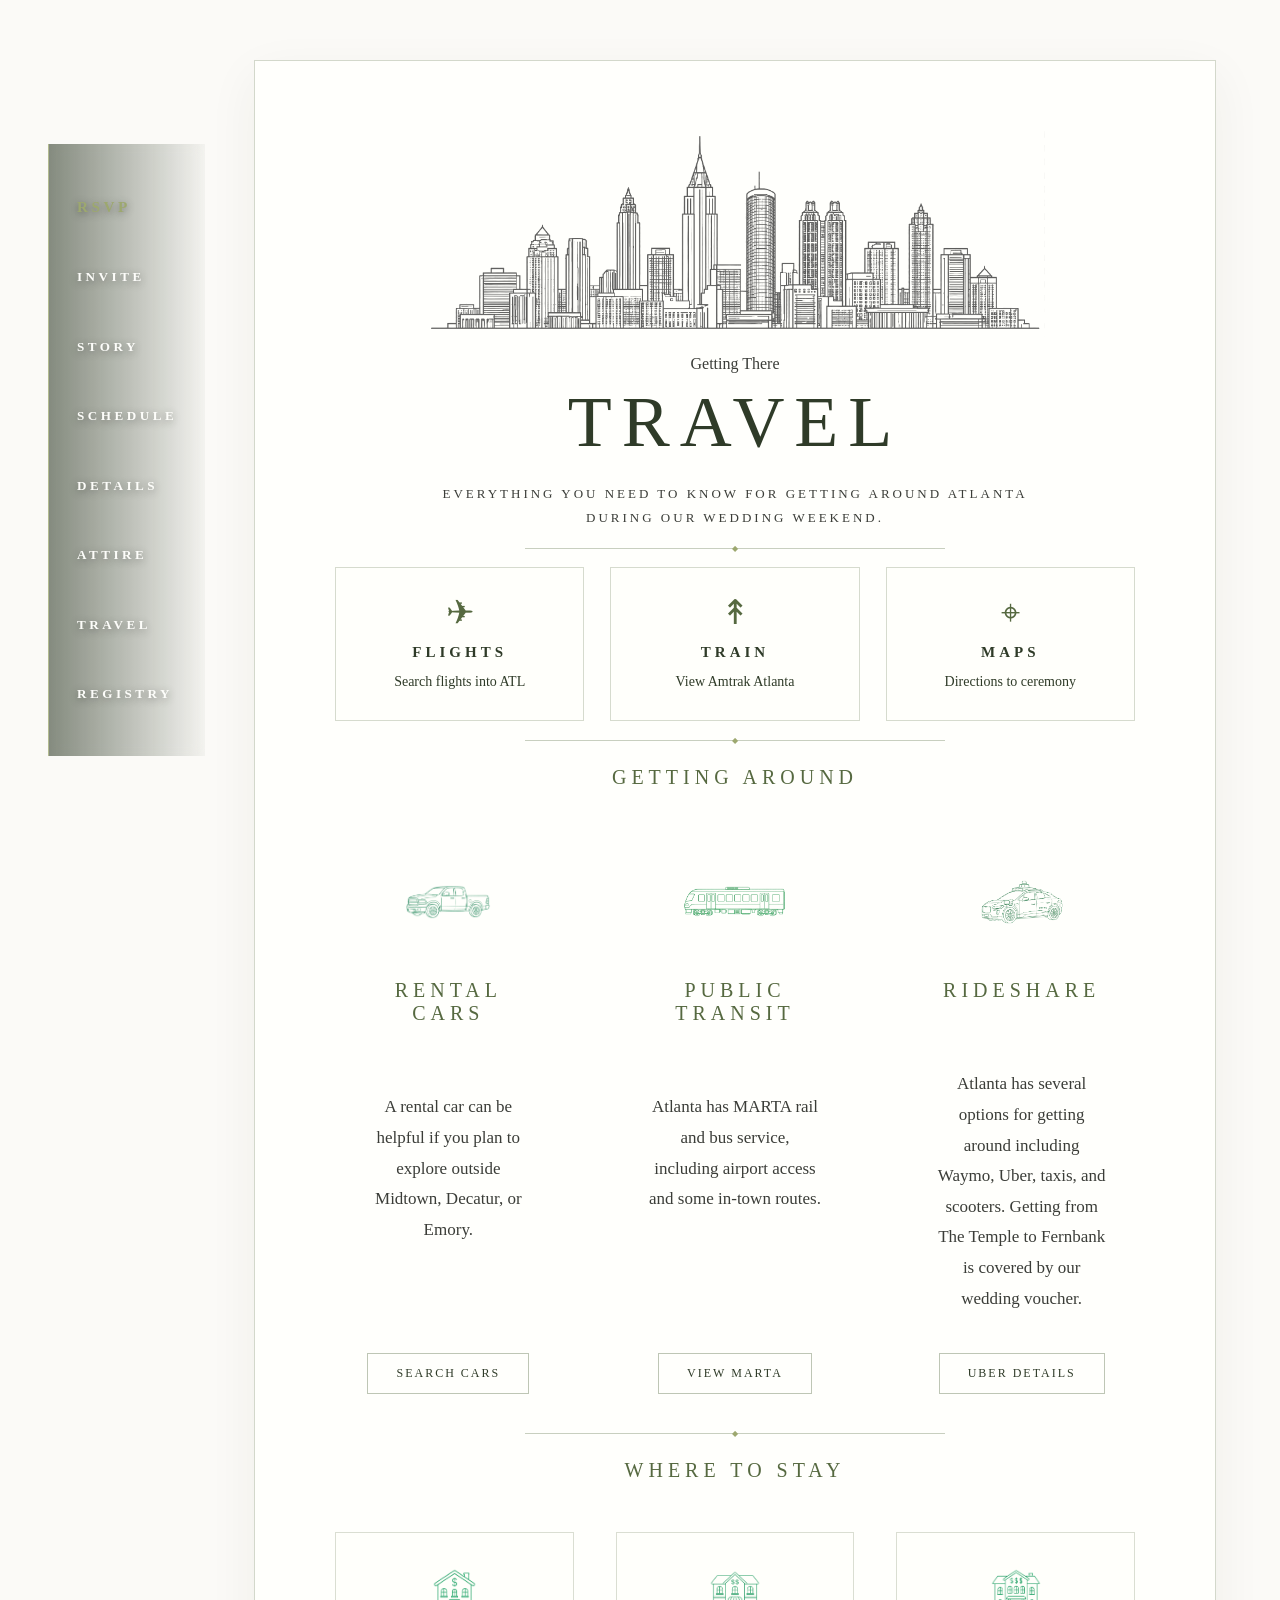
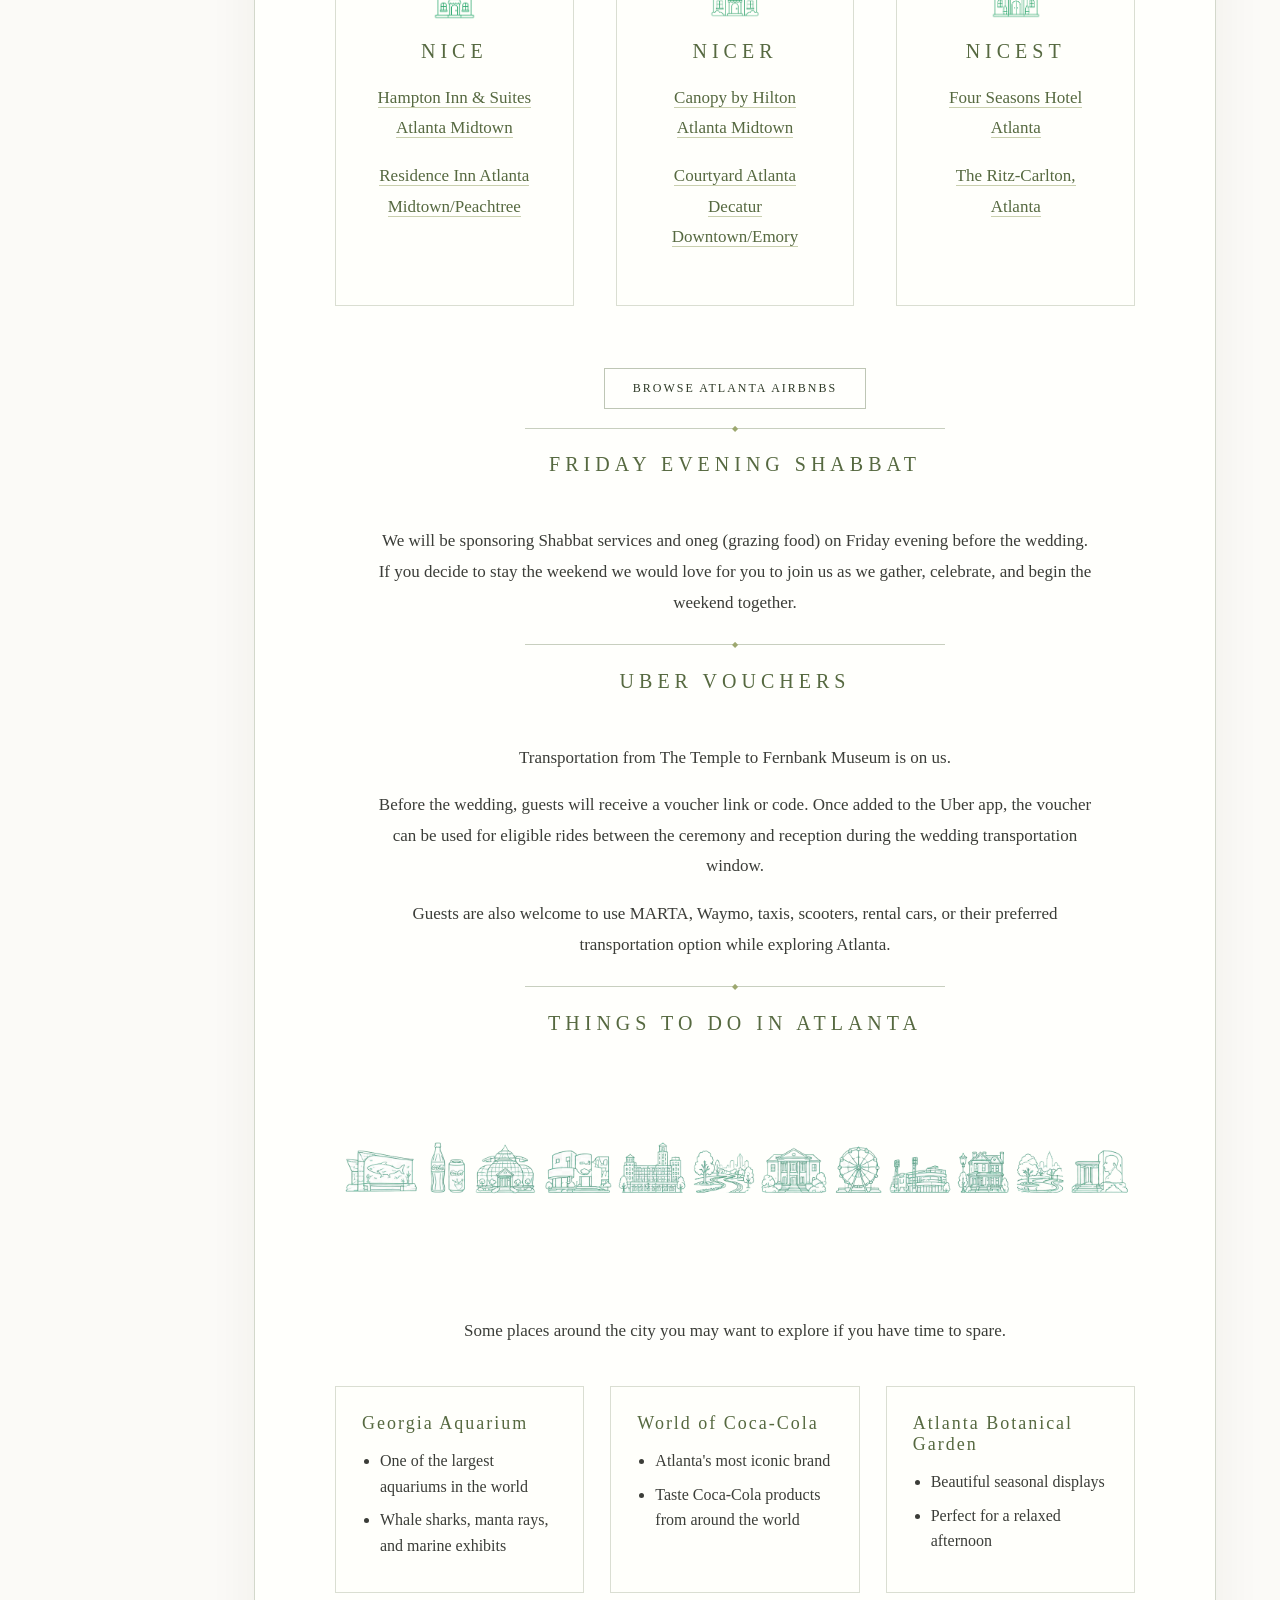
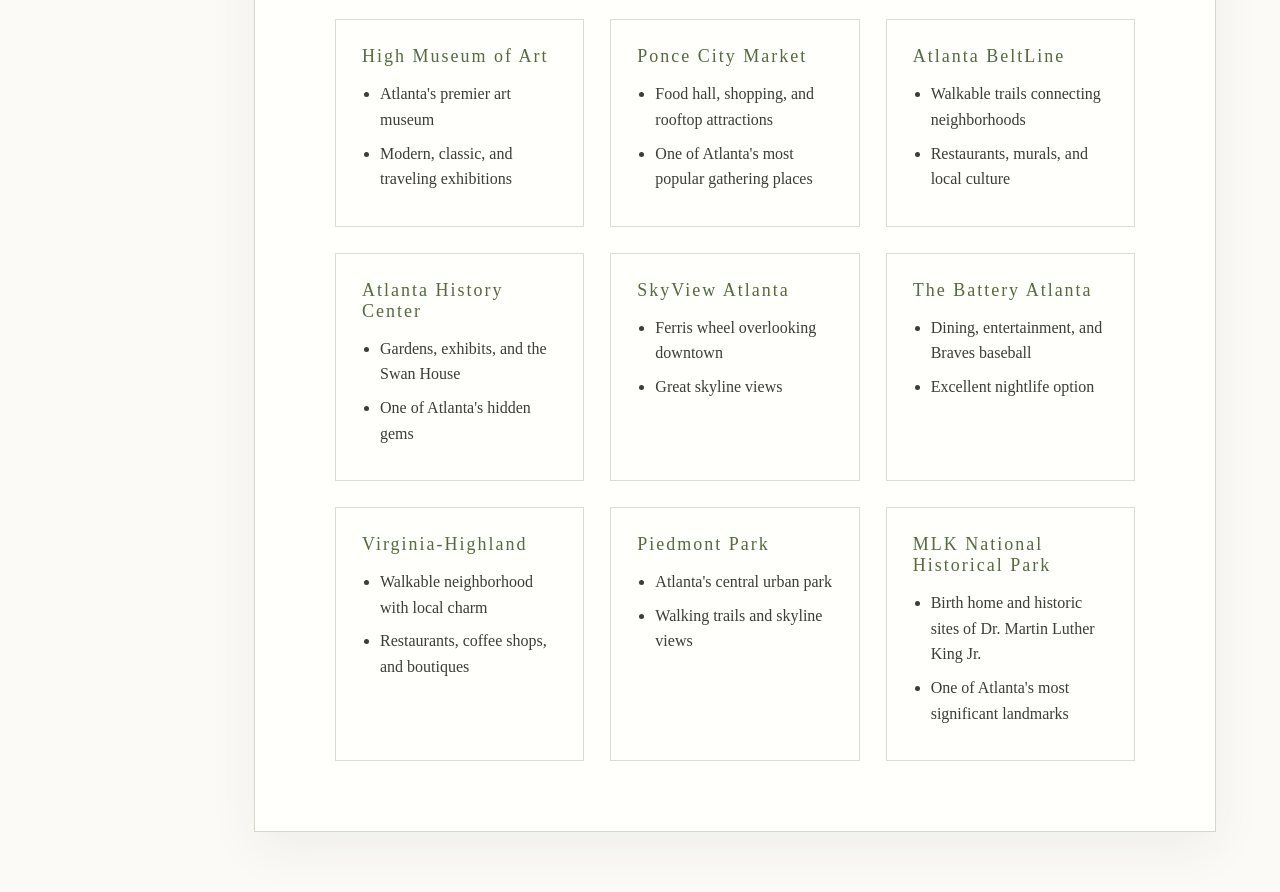
<file: travel.html>
<!DOCTYPE html>
<html lang="en">
<head>
  <meta charset="UTF-8">
  <meta name="viewport" content="width=device-width, initial-scale=1.0">
  <title>Travel | Laura & Shannon</title>
  <link rel="stylesheet" href="style.css">
</head>

<body class="travel-page">
  <div class="side-nav">
    <button id="openRsvpSide" type="button">RSVP</button>
    <a href="index.html">Invite</a>
    <a href="story.html">Story</a>
    <a href="schedule.html">Schedule</a>
    <a href="details.html">Details</a>
    <a href="attire.html">Attire</a>
    <a href="travel.html">Travel</a>
    <a href="registry.html">Registry</a>
  </div>

  <main class="travel-wrap">
    <section class="travel-card">

      <div class="travel-skyline">
        <img src="images/atl-skyline.png" alt="Atlanta skyline outline">
      </div>

      <p class="script-heading">Getting There</p>
      <h1>Travel</h1>

      <p class="travel-intro">
        Everything you need to know for getting around Atlanta during our wedding weekend.
      </p>

      <div class="fancy-divider"></div>

      <section class="travel-lookup-section" aria-label="Travel planning links">
        <div class="travel-lookup-grid">
          <a class="travel-lookup-card" href="https://www.google.com/travel/flights?q=Flights%20to%20Atlanta%20ATL" target="_blank">
            <span>✈</span>
            <strong>Flights</strong>
            <small>Search flights into ATL</small>
          </a>

          <a class="travel-lookup-card" href="https://www.amtrak.com/stations/atl" target="_blank">
            <span>↟</span>
            <strong>Train</strong>
            <small>View Amtrak Atlanta</small>
          </a>

          <a class="travel-lookup-card" href="https://www.google.com/maps/dir/?api=1&destination=The%20Temple%20Atlanta%20GA" target="_blank">
            <span>⌖</span>
            <strong>Maps</strong>
            <small>Directions to ceremony</small>
          </a>
        </div>
      </section>

      <div class="fancy-divider"></div>

      <section id="getting-around" class="travel-section">
        <h2>Getting Around</h2>

        <div class="travel-icon-grid">

          <div class="travel-icon-card">
            <img class="travel-card-icon" src="images/car-icon.png" alt="">
            <h2>Rental Cars</h2>
            <p>
              A rental car can be helpful if you plan to explore outside Midtown,
              Decatur, or Emory.
            </p>
            <a class="outline-button" href="https://www.enterprise.com/en/car-rental-locations/us/ga/atlanta-hartsfield-jackson-intl-airport-030e.html?mcid=paidsearch:33242590&targetid=kwd-33494059501&ef_id=Cj0KCQjw0JnRBhDJARIsALobnXa2lrHF0ydPPnJJwDjy12axY3S1AnlpnOzqwrZ54fOMqUD2OQCeyaQaAoEpEALw_wcB:G:s&s_kwcid=AL!4824!3!616101222633!e!!g!!enterprise%20atl%20airport!240485653!17022869653&campaignid=240485653&gclsrc=aw.ds&gad_source=1&gad_campaignid=240485653&gbraid=0AAAAADvScFizvJUIwyuMntIdHFasJ1yNH&gclid=Cj0KCQjw0JnRBhDJARIsALobnXa2lrHF0ydPPnJJwDjy12axY3S1AnlpnOzqwrZ54fOMqUD2OQCeyaQaAoEpEALw_wcB" target="_blank">Search Cars</a>
          </div>

          <div class="travel-icon-card">
            <img class="travel-card-icon train-icon" src="images/train-icon.png" alt="">
            <h2>Public Transit</h2>
            <p>
              Atlanta has MARTA rail and bus service, including airport access and
              some in-town routes.
            </p>
            <a class="outline-button" href="https://www.itsmarta.com/" target="_blank">View MARTA</a>
          </div>

          <div class="travel-icon-card">
            <img class="travel-card-icon" src="images/waymo-icon.png" alt="">
            <h2>Rideshare</h2>
            <p>
              Atlanta has several options for getting around including Waymo, Uber, taxis, and scooters.
              Getting from The Temple to Fernbank is covered by our wedding voucher.
            </p>
            <a class="outline-button" href="#uber-vouchers">Uber Details</a>
          </div>

        </div>
      </section>

      <div class="fancy-divider"></div>

      <section id="hotels" class="travel-section">
        <h2>Where To Stay</h2>

        <div class="hotel-grid three">

          <div class="hotel-box">
            <img class="hotel-price-icon" src="images/$.png" alt="">
            <h3>nice</h3>
            <p><a href="https://www.hilton.com/en/hotels/atlmnhx-hampton-suites-atlanta-midtown/" target="_blank">Hampton Inn & Suites Atlanta Midtown</a></p>
            <p><a href="https://www.marriott.com/en-us/hotels/atlri-residence-inn-atlanta-midtown-peachtree-at-17th/overview/" target="_blank">Residence Inn Atlanta Midtown/Peachtree</a></p>
          </div>

          <div class="hotel-box">
            <img class="hotel-price-icon" src="images/$$.png" alt="">
            <h3>nicer</h3>
            <p><a href="https://www.hilton.com/en/hotels/atlmwpy-canopy-atlanta-midtown/" target="_blank">Canopy by Hilton Atlanta Midtown</a></p>
            <p><a href="https://www.marriott.com/en-us/hotels/atldc-courtyard-atlanta-decatur-downtown-emory/overview/" target="_blank">Courtyard Atlanta Decatur Downtown/Emory</a></p>
          </div>

          <div class="hotel-box">
            <img class="hotel-price-icon" src="images/$$$.png" alt="">
            <h3>nicest</h3>
            <p><a href="https://www.fourseasons.com/atlanta/" target="_blank">Four Seasons Hotel Atlanta</a></p>
            <p><a href="https://www.ritzcarlton.com/en/hotels/atlrz-the-ritz-carlton-atlanta/overview/" target="_blank">The Ritz-Carlton, Atlanta</a></p>
          </div>

        </div>

        <div class="airbnb-wrap">
          <a class="outline-button"
             href="https://www.airbnb.com/s/Atlanta--GA/homes"
             target="_blank">
             Browse Atlanta Airbnbs
          </a>
        </div>
      </section>
<div class="fancy-divider"></div>

      <section class="travel-section shabbat-section">
        <h2>Friday Evening Shabbat</h2>
        <p>
          We will be sponsoring Shabbat services and oneg (grazing food) on Friday evening before
          the wedding. If you decide to stay the weekend we would love for you to join us as we gather, celebrate, and
          begin the weekend together.
        </p>
      </section>

      <div class="fancy-divider"></div>

      <section id="uber-vouchers" class="travel-section uber-section">
        <h2>Uber Vouchers</h2>

        <p>
          Transportation from The Temple to Fernbank Museum is on us.
        </p>

        <p>
          Before the wedding, guests will receive a voucher link or code. Once added
          to the Uber app, the voucher can be used for eligible rides between the
          ceremony and reception during the wedding transportation window.
        </p>

        <p>
          Guests are also welcome to use MARTA, Waymo, taxis, scooters, rental cars,
          or their preferred transportation option while exploring Atlanta.
        </p>
      </section>

    

      <div class="fancy-divider"></div>

      <section class="travel-section">

  <div class="atlanta-heading-box">
    <h2>Things To Do in Atlanta</h2>
    <div class="atlanta-icons">
    <img src="images/landmark_row.png" alt="Atlanta landmarks">
  </div>
    <p>Some places around the city you may want to explore if you have time to spare.</p>
  </div>

  <div class="atlanta-grid">

    <a class="atlanta-card" href="https://www.georgiaaquarium.org/" target="_blank">
      <h3>Georgia Aquarium</h3>
      <ul>
        <li>One of the largest aquariums in the world</li>
        <li>Whale sharks, manta rays, and marine exhibits</li>
      </ul>
    </a>

    <a class="atlanta-card" href="https://www.worldofcoca-cola.com/" target="_blank">
      <h3>World of Coca-Cola</h3>
      <ul>
        <li>Atlanta's most iconic brand</li>
        <li>Taste Coca-Cola products from around the world</li>
      </ul>
    </a>

    <a class="atlanta-card" href="https://atlantabg.org/" target="_blank">
      <h3>Atlanta Botanical Garden</h3>
      <ul>
        <li>Beautiful seasonal displays</li>
        <li>Perfect for a relaxed afternoon</li>
      </ul>
    </a>

    <a class="atlanta-card" href="https://high.org/" target="_blank">
      <h3>High Museum of Art</h3>
      <ul>
        <li>Atlanta's premier art museum</li>
        <li>Modern, classic, and traveling exhibitions</li>
      </ul>
    </a>

    <a class="atlanta-card" href="https://poncecitymarket.com/" target="_blank">
      <h3>Ponce City Market</h3>
      <ul>
        <li>Food hall, shopping, and rooftop attractions</li>
        <li>One of Atlanta's most popular gathering places</li>
      </ul>
    </a>

    <a class="atlanta-card" href="https://beltline.org/" target="_blank">
      <h3>Atlanta BeltLine</h3>
      <ul>
        <li>Walkable trails connecting neighborhoods</li>
        <li>Restaurants, murals, and local culture</li>
      </ul>
    </a>

    <a class="atlanta-card" href="https://www.atlantahistorycenter.com/" target="_blank">
      <h3>Atlanta History Center</h3>
      <ul>
        <li>Gardens, exhibits, and the Swan House</li>
        <li>One of Atlanta's hidden gems</li>
      </ul>
    </a>

    <a class="atlanta-card" href="https://www.skyviewatlanta.com/" target="_blank">
      <h3>SkyView Atlanta</h3>
      <ul>
        <li>Ferris wheel overlooking downtown</li>
        <li>Great skyline views</li>
      </ul>
    </a>

    <a class="atlanta-card" href="https://www.thebatteryatl.com/" target="_blank">
      <h3>The Battery Atlanta</h3>
      <ul>
        <li>Dining, entertainment, and Braves baseball</li>
        <li>Excellent nightlife option</li>
      </ul>
    </a>

    <a class="atlanta-card" href="https://discoveratlanta.com/explore/neighborhoods/virginia-highland/" target="_blank">
      <h3>Virginia-Highland</h3>
      <ul>
        <li>Walkable neighborhood with local charm</li>
        <li>Restaurants, coffee shops, and boutiques</li>
      </ul>
    </a>

    <a class="atlanta-card" href="https://www.piedmontpark.org/" target="_blank">
      <h3>Piedmont Park</h3>
      <ul>
        <li>Atlanta's central urban park</li>
        <li>Walking trails and skyline views</li>
      </ul>
    </a>

    <a class="atlanta-card" href="https://www.nps.gov/malu/index.htm" target="_blank">
      <h3>MLK National Historical Park</h3>
      <ul>
        <li>Birth home and historic sites of Dr. Martin Luther King Jr.</li>
        <li>One of Atlanta's most significant landmarks</li>
      </ul>
    </a>

  </div>

</section>

      
    </section>
  </main>
  <div id="rsvpModal" class="modal hidden">
    <div class="modal-card rsvp-card">
      <button id="closeRsvp" class="close" type="button">×</button>

      <div class="rsvp-header">
        <p class="modal-subtitle">Kindly respond below</p>
        <h2>RSVP</h2>
        <div class="mini-divider"></div>
      </div>

      <div id="nameStep">
        <label for="guestName">Your Name</label>
        <input type="text" id="guestName" placeholder="First and last name">
        <button id="checkName" type="button">Continue</button>
        <p id="nameMessage"></p>
      </div>

      <form id="rsvpForm" class="hidden">
        <p id="welcomeGuest"></p>

        <label for="attending">Will you be attending?</label>
        <select id="attending" required>
          <option value="">Select one</option>
          <option value="yes">Yes, can’t wait!</option>
          <option value="no">No, unable to attend</option>
        </select>

        <div id="plusOneSection" class="hidden rsvp-panel-section">
          <label class="checkbox-label">
            <input type="checkbox" id="bringingPlusOne">
            I am bringing a plus one
          </label>

          <div id="plusOneNameField" class="hidden">
            <label for="plusOneName">Plus One Name</label>
            <input type="text" id="plusOneName" placeholder="Their full name">
          </div>
        </div>

        <div id="mealSection" class="hidden rsvp-panel-section">
          <label for="mealChoice">Your Dinner Selection</label>
          <select id="mealChoice">
            <option value="">Select one</option>
            <option value="short-ribs">Cabernet Braised Short Ribs</option>
            <option value="white-fish">Herb Marinated Local White Fish</option>
            <option value="blackened-chicken">Blackened Chicken</option>
            <option value="veggie-gnocchi">Brown Butter Cream Gnocchi</option>
          </select>

          <button type="button" class="menu-details-button" data-open-menu>
            See Full Dinner Options
          </button>

          <div id="plusOneMealField" class="hidden">
            <label for="plusOneMealChoice">Plus One Dinner Selection</label>
            <select id="plusOneMealChoice">
              <option value="">Select one</option>
              <option value="short-ribs">Cabernet Braised Short Ribs</option>
              <option value="white-fish">Herb Marinated Local White Fish</option>
              <option value="blackened-chicken">Blackened Chicken</option>
              <option value="veggie-gnocchi">Brown Butter Cream Gnocchi</option>
            </select>
          </div>
        </div>

        <div id="brideNoteSection" class="hidden rsvp-panel-section">
          <label for="brideNote">Send a note to the brides, optional</label>
          <textarea id="brideNote" placeholder="Leave us a note"></textarea>
        </div>

        <div id="reasonSection" class="hidden">
          <label for="reason">We're going to miss you, any message?</label>
          <textarea id="reason" placeholder="Optional"></textarea>
        </div>

        <button type="submit">Submit RSVP</button>
      </form>

      <div id="confirmation" class="hidden confirmation">
        <h3 id="confirmationTitle"></h3>
        <p id="confirmationMessage"></p>
        <button id="finishRsvp" type="button">Close</button>
      </div>
    </div>
  </div>

  <div id="menuModal" class="modal hidden">
    <div class="modal-card menu-modal-card">
      <button id="closeMenuDetails" class="close" type="button">×</button>

      <h2>Dinner Menu</h2>
      <p class="modal-subtitle">Full Dinner Options</p>

      <div class="meal-details">
        <p>
          <strong>Cabernet Braised Short Ribs</strong><br>
          Cabernet-braised short ribs served with roasted vegetables and a rich pan sauce.
        </p>

        <p>
          <strong>Herb Marinated Local White Fish</strong><br>
          Herb-marinated local white fish served with seasonal accompaniments.
        </p>

        <p>
          <strong>Blackened Chicken</strong><br>
          Blackened chicken served with a flavorful sauce and seasonal sides.
        </p>

        <p>
          <strong>Brown Butter Cream Gnocchi</strong><br>
          Brown butter cream gnocchi served as the vegetarian dinner option.
        </p>
      </div>
    </div>
  </div>

  <script src="script.js"></script>
</body>
</html>
</file>
<file: style.css>
/* =========================================================
   Laura + Shannon wedding site
   Refactored visual theme: light, modern, whimsical, verdant
   Layout, sizing, and page structure preserved from current CSS.
   ========================================================= */

:root {
  --green: #566940;
  --green-dark: #2f3b28;
  --ivory: #fbfaf7;
  --paper: rgba(255, 255, 252, 0.96);
  --gold: #9da86f;
  --text: #3b3d38;
  --sand: #e7e6dd;

  --sage-light: #eef1dc;
  --sage-mid: #9da86f;
  --sage-deep: #566940;
  --fog: #f3f3ef;
  --ink-soft: #5f615c;
}
* {
  box-sizing: border-box;
}

body {
  margin: 0;
  font-family: Georgia, serif;
  background: var(--ivory);
  color: var(--text);
}

button {
  font-family: inherit;
  background: var(--green);
  color: var(--ivory);
  border: 1px solid var(--gold);
  padding: 12px 28px;
  cursor: pointer;
  letter-spacing: 2px;
  text-transform: uppercase;
}

/* Top bar */

.nav {
  position: fixed;
  top: 24px;
  left: 34px;
  z-index: 40;
  background: transparent;
  border: none;
  padding: 0;
}

.logo {
  color: var(--gold);
  font-size: 36px;
  letter-spacing: 3px;
  text-decoration: none;
}

.nav nav {
  display: flex;
  align-items: center;
  gap: 18px;
}

.nav a,
.nav button {
  color: var(--ivory);
  background: none;
  border: none;
  text-decoration: none;
  font-size: 12px;
  letter-spacing: 1.2px;
  text-transform: uppercase;
  cursor: pointer;
}

.nav button {
  border: 1px solid var(--gold);
  padding: 10px 22px;
}

/* Floating side menu */

.side-nav {
  position: fixed;
  left: 3rem;
  top: 50%;
  transform: translateY(-50%);
  height: 68vh;
  z-index: 40;

  display: flex;
  flex-direction: column;
  justify-content: space-evenly;

  padding-left: 28px;
  border-left: 1.5px solid rgba(157,168,111,.75);

  background: linear-gradient(
    90deg,
    rgba(47,59,40,.42),
    rgba(47,59,40,0)
  );
  padding-right: 28px;
}

.side-nav a,
.side-nav button {
  color: rgba(255,255,255,.98);
  text-decoration: none;
  letter-spacing: 3.5px;
  text-transform: uppercase;
  font-size: .82rem;
  font-weight: bold;
  background: none;
  border: none;
  transition: .3s ease;
  padding: 0;
  font-family: inherit;
  cursor: pointer;
  text-shadow: 0 2px 8px rgba(0,0,0,.7);
}

.side-nav a:hover,
.side-nav button:hover {
  color: var(--gold);
  transform: translateX(10px);
}

#openRsvpSide {
  color: var(--gold);
  font-size: .95rem;
}

/* Landing */

.landing {
  min-height: 100vh;
  position: relative;
  background:
  linear-gradient(
rgba(0,0,0,.15),
rgba(0,0,0,.35)
),
url("images/hero.jpg");
  background-size: cover;
  background-position: 85% 18%;
  background-repeat: no-repeat;
  display: flex;
  align-items: center;
  justify-content: center;
  padding: 115px 20px 60px;
}

.invite-card {
  position: relative;
  left: -250px;
  z-index: 2;
  width: 600px;
  max-width: 520px;
  padding: 18px;
  text-align: center;
  background: rgba(255, 255, 252, 0.96);
  border: 1.5px solid var(--gold);
  box-shadow: 0 18px 56px rgba(47,59,40,0.12);
  backdrop-filter: blur(2px);
}

.botanical-border {
  border: 1px solid var(--gold);
  padding: 58px 38px 42px;
  position: relative;
  background:
    radial-gradient(circle at top left, rgba(114, 137, 94, 0.18), transparent 28%),
    radial-gradient(circle at bottom right, rgba(114, 137, 94, 0.18), transparent 28%);
}

.invite-small {
  font-size: 14px;
  letter-spacing: 1.5px;
}

.invite-card p {
  font-size: 17px;
  line-height: 1.6;
  margin: 8px 0;
}

.invite-card h1 {
  font-size: 72px;
  line-height: 1.05;
  letter-spacing: 5px;
  color: var(--green);
  margin: 24px 0;
  font-weight: 700;
}

.invite-card span {
  color: var(--gold);
  font-size: 48px;
  font-style: italic;
}

.line {
  width: 80px;
  height: 1px;
  background: var(--gold);
  margin: 24px auto;
}

.invite-date {
  font-size: 20px;
  letter-spacing: 2px;
  margin-top: 18px;
}

.invite-place {
  font-size: 16px;
  letter-spacing: 1.5px;
}

.invite-bottom-links {
  display: flex;
  justify-content: center;
  gap: 18px;
  margin: 28px 0 22px;
  flex-wrap: wrap;
}

.invite-bottom-links a {
  color: var(--green);
  text-decoration: none;
  border-bottom: 1px solid var(--gold);
  padding-bottom: 4px;
  text-transform: uppercase;
  letter-spacing: 1.4px;
  font-size: 12px;
}

.invite-bottom-links a:hover {
  color: var(--gold);
}

/* Content pages */

.page-content {
  min-height: 100vh;
  padding: 140px 24px 80px;
  background: var(--ivory);
}

.page-card {
  max-width: 760px;
  margin: 0 auto;
  background: var(--paper);
  border: 1px solid var(--gold);
  padding: 52px;
  box-shadow: 0 16px 42px rgba(47,59,40,0.06);
}

.page-card h1 {
  color: var(--green);
  font-size: 48px;
  margin-top: 0;
}

.page-card p {
  font-size: 18px;
  line-height: 1.7;
}

/* RSVP modal */

.modal {
  position: fixed;
  inset: 0;
  background: rgba(3, 31, 25, 0.78);
  display: flex;
  align-items: center;
  justify-content: center;
  z-index: 200;
  padding: 20px;
  overflow-y: auto;
}

.hidden {
  display: none;
}

.modal-card {
  background:
    radial-gradient(circle at top left, rgba(157,168,111,.13), transparent 34%),
    rgba(255,255,252,.97);
  border: 1.5px solid var(--gold);
  width: 100%;
  max-width: 460px;
  padding: 42px;
  position: relative;
  box-shadow: 0 20px 60px rgba(47,59,40,0.18);
  max-height: calc(100vh - 40px);
  overflow-y: auto;
}

.close {
  position: absolute;
  top: 14px;
  right: 16px;
  background: none;
  border: none;
  color: var(--green);
  font-size: 28px;
  padding: 0;
}

.modal-card h2 {
  text-align: center;
  color: var(--green);
  font-size: 46px;
  letter-spacing: 5px;
  margin-bottom: 4px;
}

.modal-subtitle {
  text-align: center;
  color: var(--gold);
  text-transform: uppercase;
  letter-spacing: 2px;
  font-size: 12px;
}

label {
  display: block;
  margin-top: 18px;
  font-size: 13px;
  letter-spacing: 1px;
  text-transform: uppercase;
}

input,
select,
textarea {
  width: 100%;
  padding: 12px;
  margin-top: 8px;
  border: 1px solid rgba(157,168,111,.35);
  background: rgba(255,250,242,.92);
  font-family: inherit;
  color: var(--green);
}

input:focus,
select:focus,
textarea:focus {
  outline: 1px solid rgba(157,168,111,.8);
  border-color: rgba(157,168,111,.8);
}

textarea {
  min-height: 80px;
}

.checkbox-label {
  display: flex;
  align-items: center;
  gap: 10px;
  padding: 12px 0 0;
  text-transform: none;
  letter-spacing: .6px;
  font-size: 15px;
}

.checkbox-label input {
  width: auto;
}

.modal-card button:not(.close) {
  width: 100%;
  margin-top: 24px;
}

.menu-details-button {
  margin-top: 12px;
  width: 100%;
  background: rgba(255,255,252,.72);
  color: var(--green);
  border: 1px solid rgba(157,168,111,.55);
}

.menu-details-button:hover,
.as-button:hover {
  background: var(--green);
  color: var(--ivory);
}

.as-button {
  font-family: inherit;
  background: transparent;
  cursor: pointer;
}

.menu-modal-card {
  max-width: 680px;
}

.meal-details {
  text-align: left;
  margin-top: 24px;
  display: grid;
  gap: 16px;
}

.meal-details p {
  font-size: 15px;
  line-height: 1.7;
  padding: 16px 18px;
  border: 1px solid rgba(157,168,111,.28);
  background: rgba(255,255,252,.65);
  margin: 0;
}

.rsvp-card {
  max-width: 520px;
  padding: 48px 46px;
}

.rsvp-header {
  text-align: center;
  margin-bottom: 20px;
}

.mini-divider {
  width: 120px;
  height: 1px;
  background: rgba(157,168,111,.65);
  margin: 18px auto 10px;
}

.rsvp-panel-section {
  margin-top: 18px;
  padding-top: 8px;
}

#nameMessage {
  color: #a36a62;
  font-size: 14px;
}

#welcomeGuest {
  text-align: center;
  color: var(--green);
  font-size: 16px;
}

.confirmation {
  text-align: center;
}

.confirmation h3 {
  color: var(--gold);
  font-size: 34px;
}

/* Responsive */

@media (max-width: 1000px) {
  .invite-card {
    left: 0;
  }
}

@media (max-width: 900px) {
  .nav {
    padding: 14px 18px;
  }

  .nav a {
    display: none;
  }

  .landing {
    background-position: 65% center;
  }

  .invite-card {
    width: 100%;
    max-width: 520px;
    padding: 18px;
  }

  .botanical-border {
    padding: 44px 24px 34px;
  }

  .invite-card h1 {
    font-size: 46px;
  }

  .invite-card span {
    font-size: 34px;
  }

  .page-card {
    padding: 34px 24px;
  }
}

@media (max-width: 768px) {
  .landing {
    background-position: center 50%;
  }
}

@media (max-width: 700px) {
  .modal {
    align-items: flex-start;
    padding: 82px 14px 24px;
  }

  .modal-card,
  .rsvp-card {
    max-width: calc(100vw - 28px);
    padding: 30px 24px;
  }

  .modal-card h2 {
    font-size: 38px;
    letter-spacing: 4px;
  }

  input,
  select,
  textarea {
    font-size: 16px;
  }
}

/* DETAILS PAGE */

.details-page {
  background: var(--ivory);
}

.details-wrap {
  min-height: 100vh;
  padding: 50px 20px;
}

.details-card {
  max-width: 1050px;
  margin: 0 auto;
  background: rgba(255, 252, 245, 0.96);
  border: 1px solid rgba(198, 160, 75, 0.55);
  padding: 58px 72px 70px;
  box-shadow: 0 16px 48px rgba(47,59,40,0.06);
}

/* Top sketch */

.details-sketch {
  text-align: center;
  margin-bottom: -15px;
}

.details-sketch img {
  width: 100%;
  max-width: 760px;
  display: block;
  margin: 0 auto;
  opacity: 0.78;
}

.details-intro {
  text-align: center;
  max-width: 620px;
  margin: 0 auto 15px;
  text-transform: uppercase;
  letter-spacing: 4px;
  line-height: 1.8;
  font-size: 13px;
}

/* Small decorative divider */

.fancy-divider {
  position: relative;
  width: 420px;
  height: 18px;
  margin: 10px auto;
}

.fancy-divider::before {
  content: "";
  position: absolute;
  left: 0;
  right: 0;
  top: 50%;
  height: 1px;
  background: rgba(157,168,111,.55);
}

.fancy-divider::after {
  content: "◆";
  position: absolute;
  left: 50%;
  top: 50%;
  transform: translate(-50%,-50%);
  color: var(--gold);
  font-size: 8px;
}

/* Ceremony and reception */

.venue-grid {
  display: grid;
  grid-template-columns: 1fr 1fr;
  gap: 60px;
  margin-bottom: 46px;
}

.venue-block {
  text-align: center;
  padding: 10px 40px;
}

.venue-block:first-child {
  position: relative;
}

.venue-block:first-child::after {
  content: "";
  position: absolute;
  top: 15px;
  bottom: 15px;
  right: -30px;
  width: 1px;
  background: rgba(157,168,111,.45);
}

.details-card h2 {
  color: var(--green);
  text-transform: uppercase;
  letter-spacing: 5px;
  font-size: 20px;
  font-weight: 500;
  margin: 14px 0 22px;
}

.venue-block p,
.info-box p,
.important-banner li {
  font-size: 17px;
  line-height: 1.8;
  margin: 6px 0;
}

/* Important information banner */

.important-banner {
  text-align: center;
  padding: 48px 70px;
  margin: 30px 0 55px;
  border-top: 1px solid rgba(157,168,111,.45);
  border-bottom: 1px solid rgba(157,168,111,.45);
}

.important-banner h2 {
  margin-bottom: 30px;
}

.important-banner ul {
  list-style: none;
  max-width: 800px;
  margin: auto;
  padding: 0;
}

.important-banner li {
  margin: 14px 0;
}

/* Bottom information boxes */

.info-boxes {
  display: grid;
  grid-template-columns: 1fr 1fr;
  gap: 50px;
}

.info-box {
  border: 1px solid rgba(157,168,111,.35);
  padding: 45px;
  text-align: center;
}

.info-box h2 {
  margin-bottom: 24px;
}

.dinner-menu-box p {
  max-width: 420px;
  margin-left: auto;
  margin-right: auto;
}

.outline-button {
  display: inline-block;
  margin-top: 22px;
  padding: 12px 28px;
  border: 1px solid var(--gold);
  color: var(--green);
  text-decoration: none;
  text-transform: uppercase;
  letter-spacing: 2px;
  font-size: 12px;
}

.outline-button:hover {
  background: var(--green);
  color: var(--ivory);
}

/* Mobile */

@media (max-width: 900px) {
  .details-wrap {
    padding: 40px 16px;
  }

  .details-card {
    padding: 36px 24px 44px;
  }

  .details-sketch img {
    max-width: 100%;
  }

  .fancy-divider {
    width: 260px;
  }

  .venue-grid,
  .info-boxes {
    grid-template-columns: 1fr;
    gap: 36px;
  }

  .venue-block:first-child {
    border-right: none;
    border-bottom: 1px solid rgba(157,168,111,.45);
    padding-bottom: 34px;
  }

  .important-banner {
    padding: 40px 24px;
  }
}

/* SCHEDULE PAGE */

.schedule-page {
  background: var(--ivory);
}

.schedule-wrap {
  min-height: 100vh;
  padding: 50px 20px;
}

.schedule-card {
  max-width: 1050px;
  margin: 0 auto;
  background: rgba(255, 252, 245, 0.96);
  border: 1px solid rgba(157,168,111,.55);
  padding: 58px 72px 70px;
  box-shadow: 0 16px 48px rgba(47,59,40,0.06);
}

.schedule-header {
  text-align: center;
}

.schedule-header h1 {
  color: var(--green);
  font-size: 64px;
  text-transform: uppercase;
  letter-spacing: 8px;
  margin: 0 0 16px;
  font-weight: 500;
}

.schedule-header p {
  text-transform: uppercase;
  letter-spacing: 4px;
  font-size: 13px;
}

/* Timeline */

.simple-timeline {
  position: relative;
  max-width: 620px;
  margin: 0 auto;
  padding: 10px 0;
}

.simple-timeline::before {
  content: "";
  position: absolute;
  top: 0;
  bottom: 0;
  left: 50%;
  width: 1px;
  background: rgba(157,168,111,.5);
}

.schedule-event {
  position: relative;
  text-align: center;
  max-width: 340px;
  margin: 0 auto 54px;
  padding: 0 24px 34px;
  background: rgba(255,255,252,.96);
}

.schedule-event::before {
  content: "◆";
  position: absolute;
  top: 0;
  left: 50%;
  transform: translate(-50%, -50%);
  color: var(--gold);
  font-size: 8px;
}

.timeline-time {
  color: var(--gold);
  text-transform: uppercase;
  letter-spacing: 3px;
  font-size: 13px;
  margin: 0 0 10px;
  position: relative;
  z-index: 3;
}

.schedule-event h2 {
  color: var(--green);
  text-transform: uppercase;
  letter-spacing: 4px;
  font-size: 20px;
  font-weight: 500;
  margin: 0 0 10px;
  position: relative;
  z-index: 3;
}

.schedule-event p {
  font-size: 16px;
  line-height: 1.6;
  margin: 4px 0;
  position: relative;
  z-index: 3;
}

/* Decorative art */

.event-art {
  position: absolute;
  opacity: .72;
  pointer-events: none;
  z-index: 1;
  width: 300px;
}

.temple-art {
  width: 250px;
  left: -55px;
  top: 5px;
  mask-image: linear-gradient(to right, black 0%, black 50%, transparent 100%);
  -webkit-mask-image: linear-gradient(to right, black 0%, black 50%, transparent 100%);
}

.fernbank-art {
  width: 250px;
  right: -45px;
  top: 10px;
  mask-image: linear-gradient(to left, black 0%, black 50%, transparent 100%);
  -webkit-mask-image: linear-gradient(to left, black 0%, black 50%, transparent 100%);
}

.drinks-art{
    width:225px;
    left:-120px;
    right:auto;
    top:-8px;

    mask-image: linear-gradient(
        to right,
        rgba(0,0,0,1) 0%,
        rgba(0,0,0,.95) 45%,
        rgba(0,0,0,.4) 75%,
        rgba(0,0,0,0) 100%
    );

    -webkit-mask-image: linear-gradient(
        to right,
        rgba(0,0,0,1) 0%,
        rgba(0,0,0,.95) 45%,
        rgba(0,0,0,.4) 75%,
        rgba(0,0,0,0) 100%
    );
}

/* Bottom boxes */

.schedule-info-grid {
  display: grid;
  grid-template-columns: 1fr 1fr;
  gap: 50px;
  margin-top: 20px;
}

.schedule-info-box {
  border: 1px solid rgba(157,168,111,.35);
  padding: 42px;
  text-align: center;
}

.schedule-info-box img {
  width: 100%;
  max-width: 300px;
  display: block;
  margin: 0 auto 20px;
  opacity: .75;
}

.schedule-info-box h2 {
  color: var(--green);
  text-transform: uppercase;
  letter-spacing: 5px;
  font-size: 20px;
  font-weight: 500;
  margin: 14px 0 22px;
}

.schedule-info-box p {
  font-size: 17px;
  line-height: 1.8;
  margin: 6px 0;
}

/* Mobile */

@media (max-width: 900px) {
  .schedule-wrap {
    padding: 40px 16px;
  }

  .schedule-card {
    padding: 36px 24px 44px;
  }

  .schedule-header h1 {
    font-size: 42px;
    letter-spacing: 5px;
  }

  .fancy-divider {
    width: 260px;
  }

  .event-art {
    opacity: .35;
  }

  .temple-art,
  .fernbank-art,
  .drinks-art {
    left: 50%;
    right: auto;
    transform: translateX(-50%);
    top: 8px;
  }

  .schedule-info-grid {
    grid-template-columns: 1fr;
  }
}

/* ATTIRE PAGE */

.attire-page {
  background: #eeeee9;
  min-height: 100vh;
  position: relative;
  overflow-x: hidden;
}

/* Background photo collage */

.attire-photo-grid {
  position: fixed;
  inset: 0;
  z-index: 0;
  pointer-events: none;

  display: grid;
  grid-template-columns: repeat(4, 1fr);
  grid-template-rows: repeat(3, 1fr);
  gap: 8px;
  padding: 22px;
}

.attire-photo {
  width: 100%;
  height: 100%;
  object-fit: cover;
  filter: grayscale(100%) contrast(1.12) brightness(.9);
  opacity: .42;
  border: 1px solid rgba(157,168,111,.16);
}

/* Main content */

.attire-wrap {
  position: relative;
  z-index: 2;
  min-height: 100vh;
  padding: 70px 24px;
  display: flex;
  justify-content: center;
}

.attire-panel {
  position: relative;
  max-width: 1050px;
  width: 100%;
  padding: 90px 90px;
  text-align: center;

  background: rgba(255,255,252,.96);
  border: 1px solid rgba(157,168,111,.35);
  box-shadow: 0 20px 70px rgba(47,59,40,.12);
  overflow: visible;
}

.attire-page .fancy-divider {
  margin: 24px auto 28px;
}

.attire-panel::before {
  display: none;
}

.attire-hero-layout {
  position: relative;
  display: block;
  min-height: 300px;
  margin-bottom: 5px;
}

.attire-panel > * {
  position: relative;
  z-index: 2;
}

.attire-heading {
  width: 560px;
  max-width: 100%;
  margin: 0 auto;
  position: relative;
  z-index: 4;
}

.attire-model {
  position: absolute;
  top: 115px;
  width: 300px;
  z-index: 1;
  pointer-events: none;

  filter:
    drop-shadow(0 0 25px rgba(255,255,255,.08))
    drop-shadow(0 18px 40px rgba(47,59,40,.35));
}

.attire-model-left {
  left: -205px;
  top: 115px;
  transform: rotate(-3deg);
}

.attire-model-right {
  right: -205px;
  top: 115px;
  transform: rotate(3deg);
}

/* Text */

.attire-panel h1 {
  color: var(--green);
  font-size: 72px;
  letter-spacing: 10px;
  text-transform: uppercase;
  font-weight: 500;
  margin: 0;
}

.dress-code {
  color: var(--gold);
  text-transform: uppercase;
  letter-spacing: 6px;
  font-size: 24px;
  margin: 0 0 10px;
}

.dress-subtitle {
  color: #3b3d38;
  text-transform: uppercase;
  letter-spacing: 4px;
  font-size: 14px;
  margin-bottom: 20px;
}

.attire-intro {
  max-width: 650px;
  margin: 0 auto;
  color: #3b3d38;
  line-height: 1.9;
  font-size: 17px;
}

/* Guidelines */

.attire-guidelines{
  display:grid;
  grid-template-columns:1fr 1fr;
  gap:0;
  margin-top:5px;
}

.attire-column{
  padding:0 40px;
}

.attire-column:first-child{
  border-right:1px solid rgba(157,168,111,.25);
}

.attire-column:last-child{
  padding-left:30px;
}

.attire-column h2,
.attire-notes h2 {
  color: var(--gold);
  text-transform: uppercase;
  letter-spacing: 5px;
  font-size: 20px;
  margin-bottom: 10px;
}

.attire-column ul {
  list-style: none;
  padding: 0;
  margin: 0;
}

.attire-column li {
  color: #3b3d38;
  line-height: 2;
  font-size: 17px;
}

.attire-notes p {
  color: #3b3d38;
  line-height: 1.9;
  margin: 0px 0;
}

/* Mobile */

@media (max-width: 1000px) {
  .attire-photo-grid {
    display: none;
  }

  .attire-wrap {
    padding: 110px 14px 40px;
    overflow-x: hidden;
  }

  .attire-panel {
    width: 100%;
    max-width: 560px;
    padding: 45px 24px;
    overflow: hidden;
  }

  .attire-hero-layout {
    display: block;
    min-height: auto;
  }

  .attire-model {
    position: static;
    display: block;
    width: 170px;
    max-width: 46%;
    margin: 18px auto;
    opacity: .72;
    filter:
      drop-shadow(0 0 18px rgba(255,255,255,.08))
      drop-shadow(0 12px 24px rgba(47,59,40,.22));
  }

  .attire-model-left,
  .attire-model-right {
    left: auto;
    right: auto;
    top: auto;
    transform: none;
  }

  .attire-panel h1 {
    font-size: 46px;
    letter-spacing: 5px;
  }

  .attire-guidelines {
    grid-template-columns: 1fr;
    gap: 40px;
  }

  .attire-column:first-child {
    border-right: none;
    border-bottom: 1px solid rgba(157,168,111,.25);
    padding-right: 0;
    padding-bottom: 30px;
  }

  .attire-column:last-child {
    padding-left: 0;
  }
}

/* TRAVEL PAGE */

.travel-page {
  background: var(--ivory);
}

.travel-wrap {
  min-height: 100vh;
  padding: 60px 24px;
}

.travel-card {
  max-width: 1100px;
  margin: 0 auto;
  background: rgba(255,255,252,.96);
  border: 1px solid rgba(157,168,111,.45);
  padding: 70px 80px;
  text-align: center;
  box-shadow: 0 16px 48px rgba(47,59,40,0.06);
}

.travel-card h1 {
  color: var(--green);
  font-size: 72px;
  letter-spacing: 10px;
  text-transform: uppercase;
  font-weight: 500;
  margin: -8px 0 18px;
}

.travel-intro {
  max-width: 620px;
  margin: 0 auto;
  text-transform: uppercase;
  letter-spacing: 3px;
  line-height: 1.8;
  font-size: 13px;
}

.travel-icon-grid,
.hotel-grid,
.things-grid {
  display: grid;
  gap: 42px;
}

.travel-icon-grid {
  display:grid;
  grid-template-columns:repeat(3,1fr);
  gap:60px;
}

.travel-icon-card {
  padding: 20px 26px;
  display:flex;
  flex-direction:column;
  align-items:center;
  text-align:center;
}

.travel-icon {
  color: var(--gold);
  font-size: 40px;
  margin-bottom: 20px;
}

.travel-card h2,
.travel-icon-card h2,
.hotel-box h3 {
  color: var(--green);
  text-transform: uppercase;
  letter-spacing: 5px;
  font-size: 20px;
  font-weight: 500;
}

.travel-icon-card p,
.travel-section p,
.hotel-box p,
.things-grid p {
  font-size: 17px;
  line-height: 1.8;
  flex-grow:1;
}

.travel-section h2 {
  text-align: center;
  margin-bottom: 50px;
}

.travel-section {
  max-width: 900px;
  margin: 0 auto;
}

.hotel-grid {
  grid-template-columns: 1fr 1fr;
  margin: 35px 0;
}

.hotel-box {
  padding: 35px;
  border: 1px solid rgba(157,168,111,.35);
}

.things-grid {
  grid-template-columns: repeat(3, 1fr);
  margin-top: 34px;
}

.things-grid p {
  border-bottom: 1px solid rgba(157,168,111,.35);
  padding-bottom: 12px;
}

.shabbat-section,
.uber-section {
  max-width: 720px;
}

@media (max-width: 900px) {
  .travel-wrap {
    padding: 40px 16px;
  }

  .travel-card {
    padding: 42px 26px;
  }

  .travel-card h1 {
    font-size: 46px;
    letter-spacing: 5px;
  }

  .travel-icon-grid,
  .hotel-grid,
  .things-grid {
    grid-template-columns: 1fr;
  }
}

.hotel-grid.three {
  grid-template-columns: repeat(3, 1fr);
}

.hotel-box a,
.things-grid a {
  color: var(--green);
  text-decoration: none;
  border-bottom: 1px solid rgba(157,168,111,.55);
}

.hotel-box a:hover,
.things-grid a:hover {
  color: var(--gold);
}

.travel-icon-card p {
  min-height: 92px;
}

@media (max-width: 900px) {
  .hotel-grid.three {
    grid-template-columns: 1fr;
  }

  .travel-icon-card p {
    min-height: auto;
  }
}

.travel-skyline img {
  width: 100%;
  max-width: 620px;
  display: block;
  margin: 0 auto 18px;
  opacity: .72;
}

.airbnb-wrap{
  text-align:center;
  margin-top:40px;
}

.travel-card-icon {
  width: 86px;
  height: 86px;
  object-fit: contain;
  display: block;
  margin: 0 auto 18px;
  opacity: .85;
}

.train-icon {
  width: 105px;
}

.hotel-price-icon {
  width: 52px;
  height: 52px;
  object-fit: contain;
  display: block;
  margin: 0 auto 12px;
  opacity: .85;
}

.atlanta-grid{
  display:grid;
  grid-template-columns:repeat(3,1fr);
  gap:26px;
  margin-top:40px;
}

.atlanta-card{
  display:block;
  text-decoration:none;
  color:inherit;
  border:1px solid rgba(157,168,111,.25);
  padding:26px;
  text-align:left;
  height:100%;
  transition:
    transform .25s ease,
    box-shadow .25s ease,
    border-color .25s ease;
}

.atlanta-card h3{
  margin:0 0 14px;
  color:var(--green);
  font-size:18px;
  letter-spacing:2px;
}

.atlanta-card h3 a{
  color:inherit;
  text-decoration:none;
}

.atlanta-card ul{
  margin:0;
  padding-left:18px;
}

.atlanta-card li{
  margin-bottom:8px;
  line-height:1.6;
}

.atlanta-card:hover{
  transform:translateY(-4px);
  border-color:rgba(157,168,111,.65);
  box-shadow:0 12px 30px rgba(0,0,0,.08);
}

/* clickable Atlanta cards only */

.atlanta-grid > a.atlanta-card {
  display: block;
  height: 100%;
  width: 100%;
  text-decoration: none;
  color: inherit;
  cursor: pointer;
}

.atlanta-grid > a.atlanta-card * {
  pointer-events: none;
}

.atlanta-heading-box {
  text-align: center;
}

.atlanta-heading-box h2 {
  margin-bottom: 8px !important;
  position: relative;
  z-index: 2;
}

.atlanta-icons {
  text-align: center;
  margin: -6px auto 10px !important;
  overflow: visible !important;
  line-height: 0;
}

.atlanta-icons img {
  width: 100%;
  max-width: 1050px;
  height: auto;
  display: block;
  margin: 0 auto !important;
  opacity: .82;
  transform: none !important;
}

.atlanta-heading-box p {
  max-width: 760px;
  margin: 12px auto 30px !important;
}

@media (max-width: 900px) {
  .atlanta-grid {
    grid-template-columns: 1fr;
  }

  .atlanta-icons {
    margin: -4px auto 10px !important;
  }

  .atlanta-icons img {
    max-width: 680px;
    opacity: .75;
    transform: none !important;
  }
}

@media (max-width: 600px) {
  .atlanta-icons img {
    max-width: 520px;
  }

  .atlanta-heading-box p {
    font-size: 16px;
  }
}

@media (min-width: 1000px) and (max-width: 1450px) {
  .travel-card {
    margin-left: 230px;
    margin-right: 40px;
    max-width: calc(100vw - 300px);
  }
}

@media (min-width: 1451px) {
  .travel-card {
    margin-left: auto;
    margin-right: auto;
  }
}

/* Travel planning lookup */

.travel-lookup-section {
  max-width: 900px;
  margin: 0 auto;
}

.travel-lookup-grid {
  display: grid;
  grid-template-columns: repeat(3, 1fr);
  gap: 26px;
}

.travel-lookup-card {
  display: block;
  padding: 28px 22px;
  border: 1px solid rgba(157,168,111,.35);
  color: var(--green);
  text-decoration: none;
  text-align: center;
  transition: .25s ease;
  background: rgba(255,255,252,.62);
}

.travel-lookup-card span {
  display: block;
  color: var(--gold);
  font-size: 34px;
  line-height: 1;
  margin-bottom: 14px;
}

.travel-lookup-card strong {
  display: block;
  text-transform: uppercase;
  letter-spacing: 4px;
  font-size: 15px;
  margin-bottom: 10px;
}

.travel-lookup-card small {
  display: block;
  font-size: 14px;
  line-height: 1.5;
}

.travel-lookup-card:hover {
  transform: translateY(-4px);
  border-color: rgba(157,168,111,.75);
  box-shadow: 0 12px 30px rgba(0,0,0,.08);
}

#uber-vouchers {
  scroll-margin-top: 115px;
}

@media (max-width: 900px) {
  .travel-lookup-grid {
    grid-template-columns: 1fr;
  }
}

/* REGISTRY PAGE */

.registry-page {
  background: var(--ivory);
}

.registry-wrap {
  min-height: 100vh;
  padding: 70px 24px;
}

.registry-card {
  max-width: 900px;
  margin: 0 auto;
  background: rgba(255,255,252,.96);
  border: 1px solid rgba(157,168,111,.45);
  padding: 80px 90px;
  text-align: center;
  box-shadow: 0 16px 48px rgba(47,59,40,0.06);
}

.registry-card h1 {
  color: var(--green);
  font-size: 72px;
  letter-spacing: 10px;
  text-transform: uppercase;
  font-weight: 500;
  margin: 0;
}

.registry-intro {
  max-width: 660px;
  margin: 0 auto 48px;
  font-size: 17px;
  line-height: 1.9;
}

.registry-buttons {
  display: grid;
  grid-template-columns: 1fr 1fr;
  gap: 64px;
  max-width: 680px;
  margin: 0 auto;
}

.registry-button {
  display: block;
  padding: 18px 28px;
  border: 1px solid var(--gold);
  color: var(--green);
  text-decoration: none;
  text-transform: uppercase;
  letter-spacing: 4px;
  font-size: 14px;
  font-weight: 600;
  transition: .25s ease;
}

.registry-button:hover {
  background: var(--green);
  color: var(--ivory);
}

.registry-note-divider {
  position: relative;
  width: 320px;
  height: 18px;
  margin: 50px auto 24px;
}

.registry-note-divider::before {
  content: "";
  position: absolute;
  left: 0;
  right: 0;
  top: 50%;
  height: 1px;
  background: rgba(157,168,111,.45);
}

.registry-note-divider::after {
  content: "♥";
  position: absolute;
  left: 50%;
  top: 50%;
  transform: translate(-50%,-52%);
  color: var(--gold);
  background: rgba(255,255,252,.96);
  padding: 0 14px;
  font-size: 14px;
}

.registry-note {
  max-width: 560px;
  margin: 0 auto;
  font-size: 16px;
  line-height: 1.8;
}

@media (max-width: 900px) {
  .registry-card {
    padding: 48px 26px;
  }

  .registry-card h1 {
    font-size: 46px;
    letter-spacing: 5px;
  }

  .registry-buttons {
    grid-template-columns: 1fr;
    gap: 18px;
  }

  .registry-note-divider {
    width: 240px;
  }
}

/* STORY PAGE */

.story-page {
  background: var(--ivory);
}

.story-wrap {
  min-height: 100vh;
  padding: 60px 24px;
}

.story-card {
  max-width: 1120px;
  margin: 0 auto;
  background: rgba(255,255,252,.96);
  border: 1px solid rgba(157,168,111,.45);
  padding: 70px 80px;
  box-shadow: 0 16px 48px rgba(47,59,40,0.06);
}

.story-header {
  text-align: center;
}

.story-header h1 {
  color: var(--green);
  font-size: 72px;
  letter-spacing: 10px;
  text-transform: uppercase;
  font-weight: 500;
  margin: 0 0 18px;
}

.story-header p {
  color: var(--gold);
  text-transform: uppercase;
  letter-spacing: 4px;
  font-size: 14px;
}

.story-hero {
  max-width: 760px;
  margin: 0 auto 70px;
  text-align: center;
}

.story-hero img,
.story-photo img,
.story-forever img {
  width: 100%;
  display: block;
  object-fit: cover;
}

.story-hero img {
  max-height: 520px;
  border: 10px solid rgba(255,255,252,.95);
  box-shadow: 0 14px 32px rgba(47,59,40,.10);
}

.story-hero p {
  max-width: 620px;
  margin: 24px auto 0;
  font-size: 18px;
  line-height: 1.8;
}

.scrapbook-grid {
  display: grid;
  grid-template-columns: repeat(3, 1fr);
  gap: 34px;
  align-items: start;
}

.story-photo {
  background: rgba(255,255,252,.94);
  padding: 10px 10px 18px;
  border: 1px solid rgba(157,168,111,.25);
  box-shadow: 0 12px 26px rgba(47,59,40,.08);
  text-align: center;
}

.story-photo img {
  height: 280px;
  object-position: center center; 
}

.story-photo.rotate-right img {
  height: auto;
  object-fit: contain;
  object-position: center center;
}

.story-photo.small img {
  height: 230px;
}

.story-photo.wide {
  grid-column: span 2;
}

.story-photo.wide img {
  height: 320px;
}

.story-photo p {
  color: var(--green);
  margin: 14px 6px 0;
  font-size: 15px;
  line-height: 1.5;
  font-style: italic;
}

.rotate-left {
  transform: rotate(-1.3deg);
}

.rotate-right {
  transform: rotate(1.3deg);
}

.story-note {
  grid-column: span 2;
  border: 1px solid rgba(157,168,111,.35);
  padding: 42px;
  text-align: center;
  align-self: center;
  background: rgba(255,255,252,.72);
}

.story-note h2,
.story-forever h2,
.story-ending h2 {
  color: var(--green);
  text-transform: uppercase;
  letter-spacing: 5px;
  font-size: 24px;
  font-weight: 500;
}

.story-note p {
  font-size: 17px;
  line-height: 1.9;
  margin: 0;
}

.story-forever {
  margin-top: 90px;
  display: grid;
  grid-template-columns: 1fr 1.2fr;
  gap: 50px;
  align-items: center;
}

.story-forever-text {
  text-align: center;
}

.story-forever-text p:first-child {
  color: var(--gold);
  text-transform: uppercase;
  letter-spacing: 3px;
  font-size: 14px;
}

.story-forever-text p:last-child {
  font-size: 17px;
  line-height: 1.8;
}

.story-forever h2 {
  font-size: 34px;
  line-height: 1.35;
  text-transform: none;
  letter-spacing: 1px;
}

.story-forever img {
  max-height: 540px;
  border: 10px solid rgba(255,255,252,.95);
  box-shadow: 0 14px 32px rgba(47,59,40,.10);
}

.story-ending {
  text-align: center;
}

.story-ending p {
  color: var(--gold);
  text-transform: uppercase;
  letter-spacing: 4px;
  font-size: 15px;
}

@media (max-width: 900px) {
  .story-card {
    padding: 42px 24px;
  }

  .story-header h1 {
    font-size: 46px;
    letter-spacing: 5px;
  }

  .scrapbook-grid,
  .story-forever {
    grid-template-columns: 1fr;
  }

  .story-photo.wide,
  .story-note {
    grid-column: span 1;
  }

  .rotate-left,
  .rotate-right {
    transform: none;
  }

  .story-photo img,
  .story-photo.small img,
  .story-photo.wide img {
    height: auto;
    max-height: none;
  }
}

.story-final-row {
  grid-column: 1 / -1;
  display: grid;
  grid-template-columns: repeat(3, 1fr);
  gap: 34px;
}
/* =========================================================
   CONSOLIDATED FINAL THEME + RESPONSIVE BEHAVIOR
   Keeps the current layout tight, but shifts styling toward
   the floral proposal: ivory, soft gray, sage, olive, minimal borders.
   ========================================================= */

html {
  scroll-behavior: smooth;
}

body {
  overflow-x: hidden;
}

/* Overall editorial tone */
h1,
h2,
h3,
.page-card h1,
.details-card h2,
.schedule-header h1,
.travel-card h1,
.registry-card h1,
.story-header h1,
.attire-panel h1,
.invite-names {
  color: var(--green-dark);
  font-weight: 400;
}

p,
li,
label,
input,
select,
textarea {
  color: var(--text);
}

/* Buttons and links */
button,
.invite-rsvp-button {
  background: var(--green-dark);
  color: var(--ivory);
  border-color: var(--sage-mid);
}

button:hover,
.invite-rsvp-button:hover {
  background: var(--green);
}

.outline-button,
.registry-button,
.menu-details-button,
.as-button {
  background: transparent;
  color: var(--green-dark);
  border-color: rgba(86,105,64,.38);
}

.outline-button:hover,
.registry-button:hover,
.menu-details-button:hover,
.as-button:hover {
  background: var(--green);
  color: white;
}

/* Cards: keep sizing, soften visual weight */
.invite-card-refined,
.invite-card,
.page-card,
.details-card,
.schedule-card,
.travel-card,
.registry-card,
.story-card,
.attire-panel,
.modal-card {
  background: var(--paper);
  border-color: rgba(86,105,64,.26);
}

.info-box,
.schedule-info-box,
.hotel-box,
.atlanta-card,
.travel-lookup-card,
.invite-detail-pill,
.meal-details p {
  background: rgba(255,255,252,.62);
  border-color: rgba(86,105,64,.22);
}

/* Dividers and small marks */
.line,
.mini-divider,
.fancy-divider::before,
.registry-note-divider::before {
  background: rgba(86,105,64,.32);
}

.fancy-divider::after,
.registry-note-divider::after {
  color: var(--sage-mid);
}

/* Navigation: desktop side nav, top nav at 1000px and below */
.side-nav {
  backdrop-filter: blur(7px);
}

@media (min-width: 1001px) {
  body {
    padding-top: 0;
  }

  .side-nav {
    display: flex;
    position: fixed;
    left: 3rem;
    top: 50%;
    right: auto;
    bottom: auto;
    transform: translateY(-50%);
    height: 68vh;
    width: auto;
    z-index: 40;

    flex-direction: column;
    justify-content: space-evenly;
    align-items: flex-start;
    gap: 0;

    padding-left: 28px;
    padding-right: 28px;
    padding-top: 0;
    padding-bottom: 0;

    border-left: 1.5px solid rgba(157,168,111,.74);
    border-bottom: none;

    background:
      linear-gradient(90deg, rgba(47,59,40,.58), rgba(47,59,40,.04));

    overflow: visible;
    white-space: normal;
    box-shadow: none;
  }

  .side-nav a,
  .side-nav button {
    flex: none;
    color: rgba(255,255,252,.98);
    text-shadow: 0 2px 8px rgba(0,0,0,.45);
    letter-spacing: 3.5px;
    font-size: .82rem;
  }

  .side-nav a:hover,
  .side-nav button:hover {
    color: var(--sage-mid);
    transform: translateX(10px);
  }
}

@media (max-width: 1000px) {
  body {
    padding-top: 82px;
  }

  .side-nav {
    display: flex !important;
    position: fixed;
    top: 0;
    left: 0;
    right: 0;
    bottom: auto;
    width: 100%;
    height: auto;
    transform: none;
    z-index: 70;

    flex-direction: row;
    justify-content: flex-start;
    align-items: center;
    gap: 16px;

    padding: 14px 14px;
    overflow-x: auto;
    border-left: none;
    border-bottom: 1px solid rgba(157,168,111,.45);
    background: rgba(47,59,40,.96);
    box-shadow: 0 10px 24px rgba(47,59,40,.18);
    white-space: nowrap;
  }

  .side-nav a,
  .side-nav button {
    flex: 0 0 auto;
    color: var(--ivory);
    text-shadow: none;
    letter-spacing: 1.8px;
    font-size: .68rem;
  }

  .side-nav a:hover,
  .side-nav button:hover {
    transform: none;
  }

  #openRsvpSide {
    padding: 8px 14px;
    border: 1px solid rgba(157,168,111,.75);
  }
}

#openRsvpSide {
  color: var(--sage-mid);
}

/* Invite page: same structure, softer floral-proposal styling */
.invite-page {
  background: var(--ivory);
}

.invite-landing {
  min-height: 100vh;
  align-items: center;
  justify-content: center;
  padding: 70px 24px;
  background:
    linear-gradient(90deg, rgba(47,59,40,.56), rgba(251,250,247,.10)),
    radial-gradient(circle at 76% 22%, rgba(157,168,111,.18), transparent 24%),
    url("images/hero.jpg");
  background-size: cover;
  background-position: 82% 18%;
}

.invite-card-refined {
  left: 0;
  width: min(640px, 84vw);
  max-width: 640px;
  padding: 18px;
  background: rgba(255,255,252,.94);
  border: 1px solid rgba(86,105,64,.30);
  box-shadow:
    0 24px 72px rgba(47,59,40,.18),
    inset 0 0 0 1px rgba(255,255,255,.45);
}

@media (min-width: 1001px) {
  .invite-card-refined {
    transform: translateX(-300px);
  }
}

.invite-card-inner {
  padding: 48px 50px 42px;
  border: 1px solid rgba(86,105,64,.30);
  background:
    radial-gradient(circle at top left, rgba(157,168,111,.12), transparent 30%),
    radial-gradient(circle at bottom right, rgba(86,105,64,.08), transparent 34%),
    rgba(255,255,252,.88);
}

.invite-kicker,
.invite-subtitle {
  text-transform: uppercase;
  letter-spacing: 4px;
  font-size: 13px;
  line-height: 1.8;
  color: var(--green-dark);
  margin: 0;
}

.invite-kicker,
.invite-detail-pill small,
.dress-code,
.story-header p,
.timeline-time,
.registry-note-divider::after,
.confirmation h3 {
  color: var(--green);
}

.invite-divider {
  margin: 20px auto 8px;
}

.invite-names {
  color: var(--green-dark);
  font-size: clamp(48px, 5.8vw, 72px);
  line-height: .98;
  letter-spacing: 8px;
  text-transform: uppercase;
  font-weight: 400;
  margin: 22px 0 18px;
}

.invite-names span {
  display: block;
  color: var(--green);
  font-size: clamp(32px, 3.5vw, 44px);
  font-style: italic;
  letter-spacing: 2px;
  text-transform: none;
  margin: 8px 0;
}

.invite-detail-row {
  display: grid;
  grid-template-columns: repeat(3, 1fr);
  gap: 16px;
  margin: 34px auto 28px;
}

.invite-detail-pill {
  display: block;
  padding: 20px 14px;
  border: 1px solid rgba(86,105,64,.24);
  text-decoration: none;
  color: var(--green-dark);
  background: rgba(255,255,252,.62);
  transition: .25s ease;
}

.invite-detail-pill small {
  display: block;
  text-transform: uppercase;
  letter-spacing: 2.5px;
  font-size: 10px;
  margin-bottom: 10px;
}

.invite-detail-pill strong {
  display: block;
  font-weight: 400;
  line-height: 1.5;
  font-size: 16px;
}

.invite-detail-pill:hover {
  transform: translateY(-4px);
  border-color: rgba(86,105,64,.55);
  box-shadow: 0 12px 28px rgba(47,59,40,.07);
}

.invite-rsvp-button {
  min-width: 220px;
  margin-top: 4px;
}

/* Countdown */
.countdown-corner {
  position: fixed;
  top: 24px;
  right: 32px;
  z-index: 60;
  width: 280px;
  padding: 17px 18px;
  text-align: center;
  background: rgba(255,255,252,.94);
  border: 1px solid rgba(86,105,64,.28);
  box-shadow: 0 14px 36px rgba(47,59,40,.10);
  backdrop-filter: blur(5px);
}

.countdown-label {
  margin: 0 0 12px;
  color: var(--green-dark);
  text-transform: uppercase;
  letter-spacing: 2.8px;
  font-size: 10px;
}

.countdown-grid {
  display: grid;
  grid-template-columns: repeat(3, 1fr);
  gap: 12px;
}

.countdown-grid span {
  display: block;
  color: var(--green);
  font-size: 27px;
  line-height: 1;
}

.countdown-grid small {
  display: block;
  color: var(--green-dark);
  text-transform: uppercase;
  letter-spacing: 1.4px;
  font-size: 9px;
  margin-top: 7px;
}

/* Modal stays above countdown */
.modal {
  z-index: 240;
}

.close {
  color: var(--green-dark);
}

/* Attire page: keep layout, soften black-heavy treatment just slightly */
.attire-page {
  background: #ebeae5;
}

.attire-photo {
  opacity: .22;
  filter: grayscale(100%) contrast(1.02) brightness(1.02);
}

.attire-model {
  filter:
    drop-shadow(0 0 25px rgba(255,255,255,.08))
    drop-shadow(0 18px 40px rgba(47,59,40,.35));
}

/* Travel landmarks: visible and tight without cropping them away */
.atlanta-heading-box {
  text-align: center;
}

.atlanta-heading-box h2 {
  margin-bottom: 8px;
  position: relative;
  z-index: 2;
}

.atlanta-icons {
  text-align: center;
  margin: -6px auto 10px;
  overflow: visible;
  line-height: 0;
}

.atlanta-icons img {
  width: 100%;
  max-width: 1050px;
  height: auto;
  display: block;
  margin: 0 auto;
  opacity: .72;
  transform: none;
}

.atlanta-heading-box p {
  max-width: 760px;
  margin: 12px auto 30px;
}

.travel-skyline img,
.details-sketch img,
.schedule-info-box img {
  opacity: .64;
}

@media (min-width: 1001px) and (max-width: 1450px) {
  .travel-card {
    margin-left: 230px;
    margin-right: 40px;
    max-width: calc(100vw - 300px);
  }
}

@media (min-width: 1451px) {
  .travel-card {
    margin-left: auto;
    margin-right: auto;
  }
}

/* Travel planning lookup */
.travel-lookup-section {
  max-width: 900px;
  margin: 0 auto;
}

.travel-lookup-grid {
  display: grid;
  grid-template-columns: repeat(3, 1fr);
  gap: 26px;
}

.travel-lookup-card {
  display: block;
  padding: 28px 22px;
  border: 1px solid rgba(86,105,64,.24);
  color: var(--green-dark);
  text-decoration: none;
  text-align: center;
  transition: .25s ease;
  background: rgba(255,255,252,.62);
}

.travel-lookup-card span {
  display: block;
  color: var(--green);
  font-size: 34px;
  line-height: 1;
  margin-bottom: 14px;
}

.travel-lookup-card strong {
  display: block;
  text-transform: uppercase;
  letter-spacing: 4px;
  font-size: 15px;
  margin-bottom: 10px;
}

.travel-lookup-card small {
  display: block;
  font-size: 14px;
  line-height: 1.5;
}

.travel-lookup-card:hover {
  transform: translateY(-4px);
  border-color: rgba(86,105,64,.55);
  box-shadow: 0 12px 30px rgba(47,59,40,.06);
}

#uber-vouchers {
  scroll-margin-top: 115px;
}

/* Mobile and narrow desktop refinements */
@media (max-width: 1000px) {
  .invite-landing {
    padding: 34px 16px 44px;
  }

  .invite-card-refined {
    transform: none;
    width: min(94vw, 520px);
  }

  .invite-card-inner {
    padding: 42px 26px 36px;
  }

  .invite-detail-row,
  .travel-lookup-grid {
    grid-template-columns: 1fr;
  }

  .invite-names {
    letter-spacing: 5px;
  }

  .invite-kicker,
  .invite-subtitle {
    letter-spacing: 2.4px;
  }

  .countdown-corner {
    position: fixed;
    top: 88px;
    right: 14px;
    left: auto;
    transform: none;
    width: 220px;
    margin: 0;
    padding: 10px 12px;
    z-index: 45;
  }

  .countdown-label {
    font-size: 8px;
    margin-bottom: 8px;
  }

  .countdown-grid {
    gap: 8px;
  }

  .countdown-grid span {
    font-size: 20px;
  }

  .countdown-grid small {
    font-size: 8px;
  }
}

@media (max-width: 900px) {
  .atlanta-grid {
    grid-template-columns: 1fr;
  }

  .atlanta-icons {
    margin: -4px auto 10px;
  }

  .atlanta-icons img {
    max-width: 680px;
    opacity: .68;
  }
}

@media (max-width: 700px) {
  .modal {
    align-items: flex-start;
    padding: 82px 14px 24px;
  }

  .modal-card,
  .rsvp-card {
    max-width: calc(100vw - 28px);
    padding: 30px 24px;
  }

  .modal-card h2 {
    font-size: 38px;
    letter-spacing: 4px;
  }

  input,
  select,
  textarea {
    font-size: 16px;
  }
}

@media (max-width: 600px) {
  .atlanta-icons img {
    max-width: 520px;
  }

  .atlanta-heading-box p {
    font-size: 16px;
  }
}
/* Remove white gap under top nav on invite page */
@media (max-width: 1000px) {
  body {
    padding-top: 0;
  }

  .invite-landing,
  .landing {
    padding-top: 116px;
  }

  .page-content,
  .details-wrap,
  .schedule-wrap,
  .attire-wrap,
  .travel-wrap,
  .registry-wrap,
  .story-wrap {
    padding-top: 122px;
  }
}
/* Keep top nav longer so side nav does not overlap invite card */
@media (max-width: 1250px) {
  body {
    padding-top: 0;
  }

  .side-nav {
    display: flex !important;
    position: fixed;
    top: 0;
    left: 0;
    right: 0;
    bottom: auto;
    width: 100%;
    height: auto;
    transform: none;
    z-index: 70;

    flex-direction: row;
    justify-content: flex-start;
    align-items: center;
    gap: 16px;

    padding: 14px 14px;
    overflow-x: auto;
    border-left: none;
    border-bottom: 1px solid rgba(157,168,111,.45);
    background: rgba(47,59,40,.96);
    box-shadow: 0 10px 24px rgba(47,59,40,.18);
    white-space: nowrap;
  }

  .side-nav a,
  .side-nav button {
    flex: 0 0 auto;
    color: var(--ivory) !important;
    text-shadow: none !important;
    letter-spacing: 1.8px;
    font-size: .68rem;
    transform: none;
  }

  #openRsvpSide {
    padding: 8px 14px;
    border: 1px solid rgba(157,168,111,.75);
  }

  .invite-card-refined {
    transform: none !important;
  }

  .invite-landing,
  .landing {
    padding-top: 116px;
  }

  .countdown-corner {
    top: 100px;
  }
}
</file>
